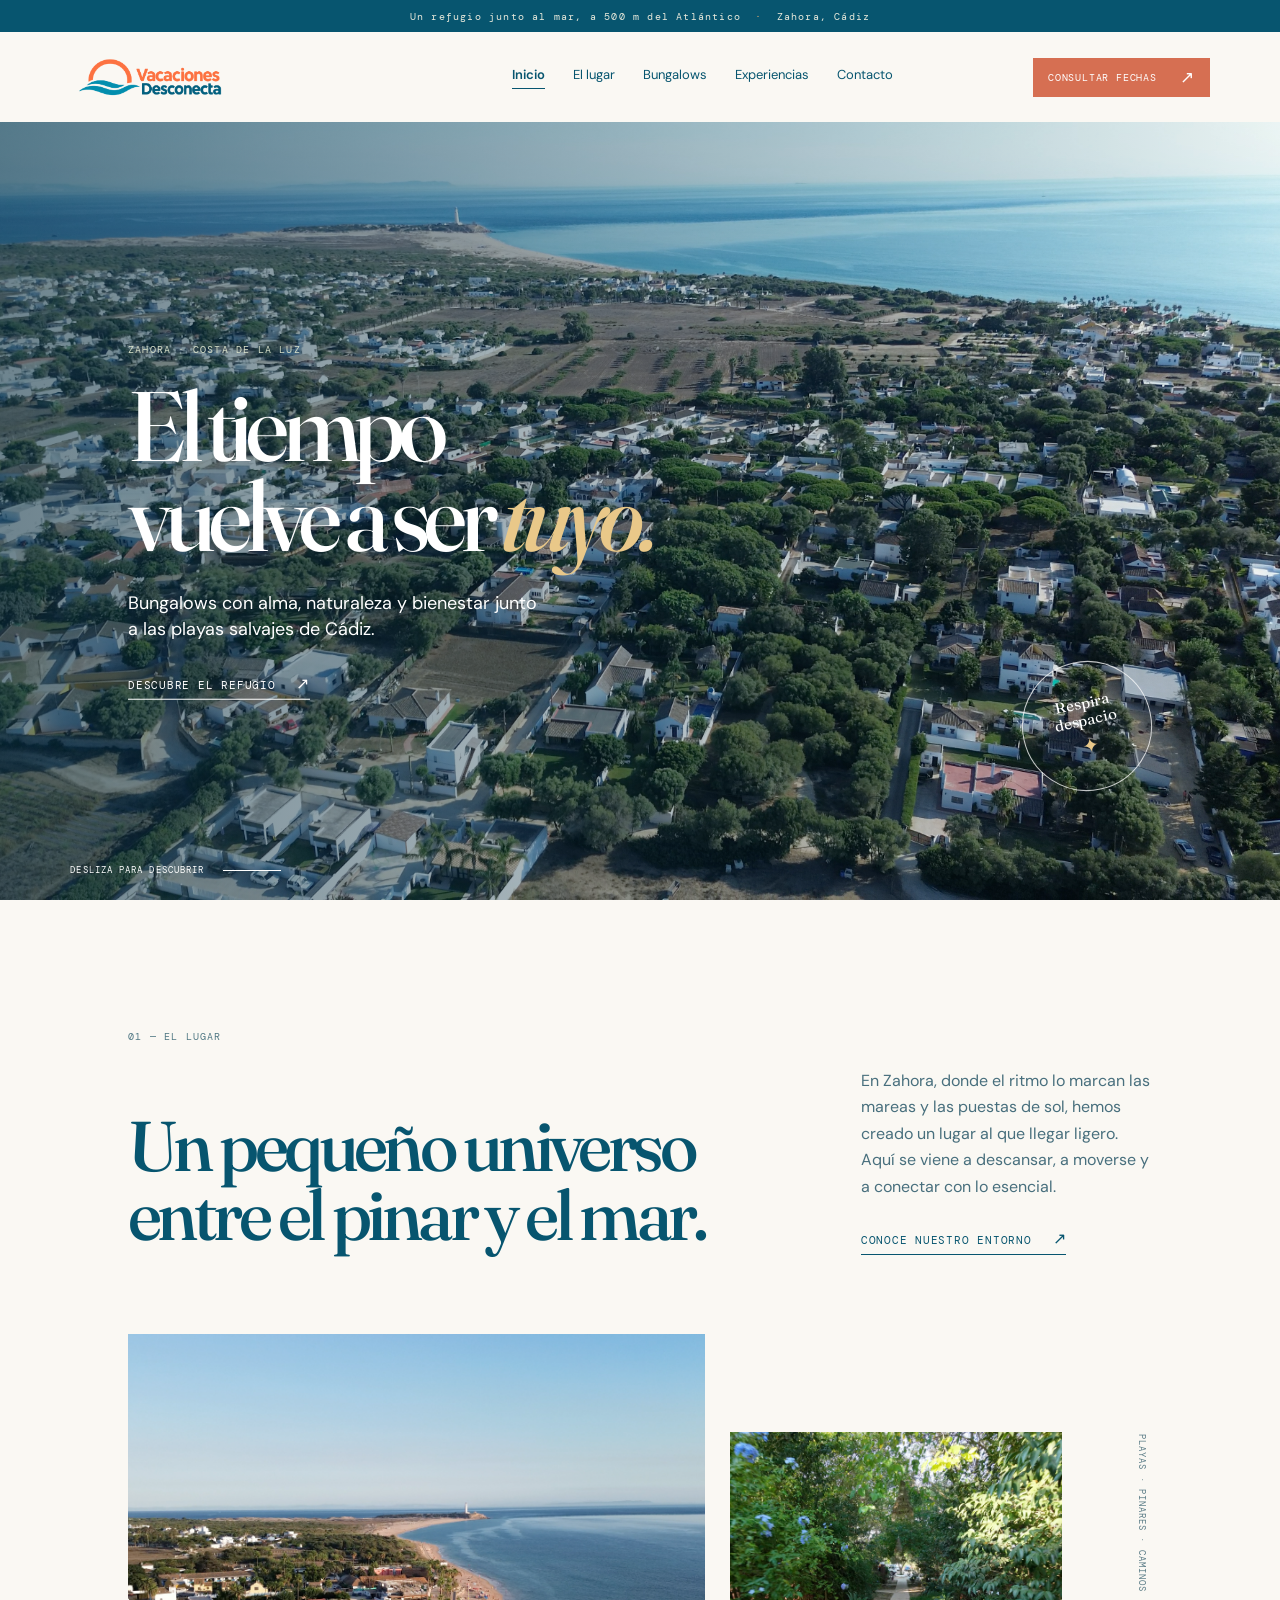
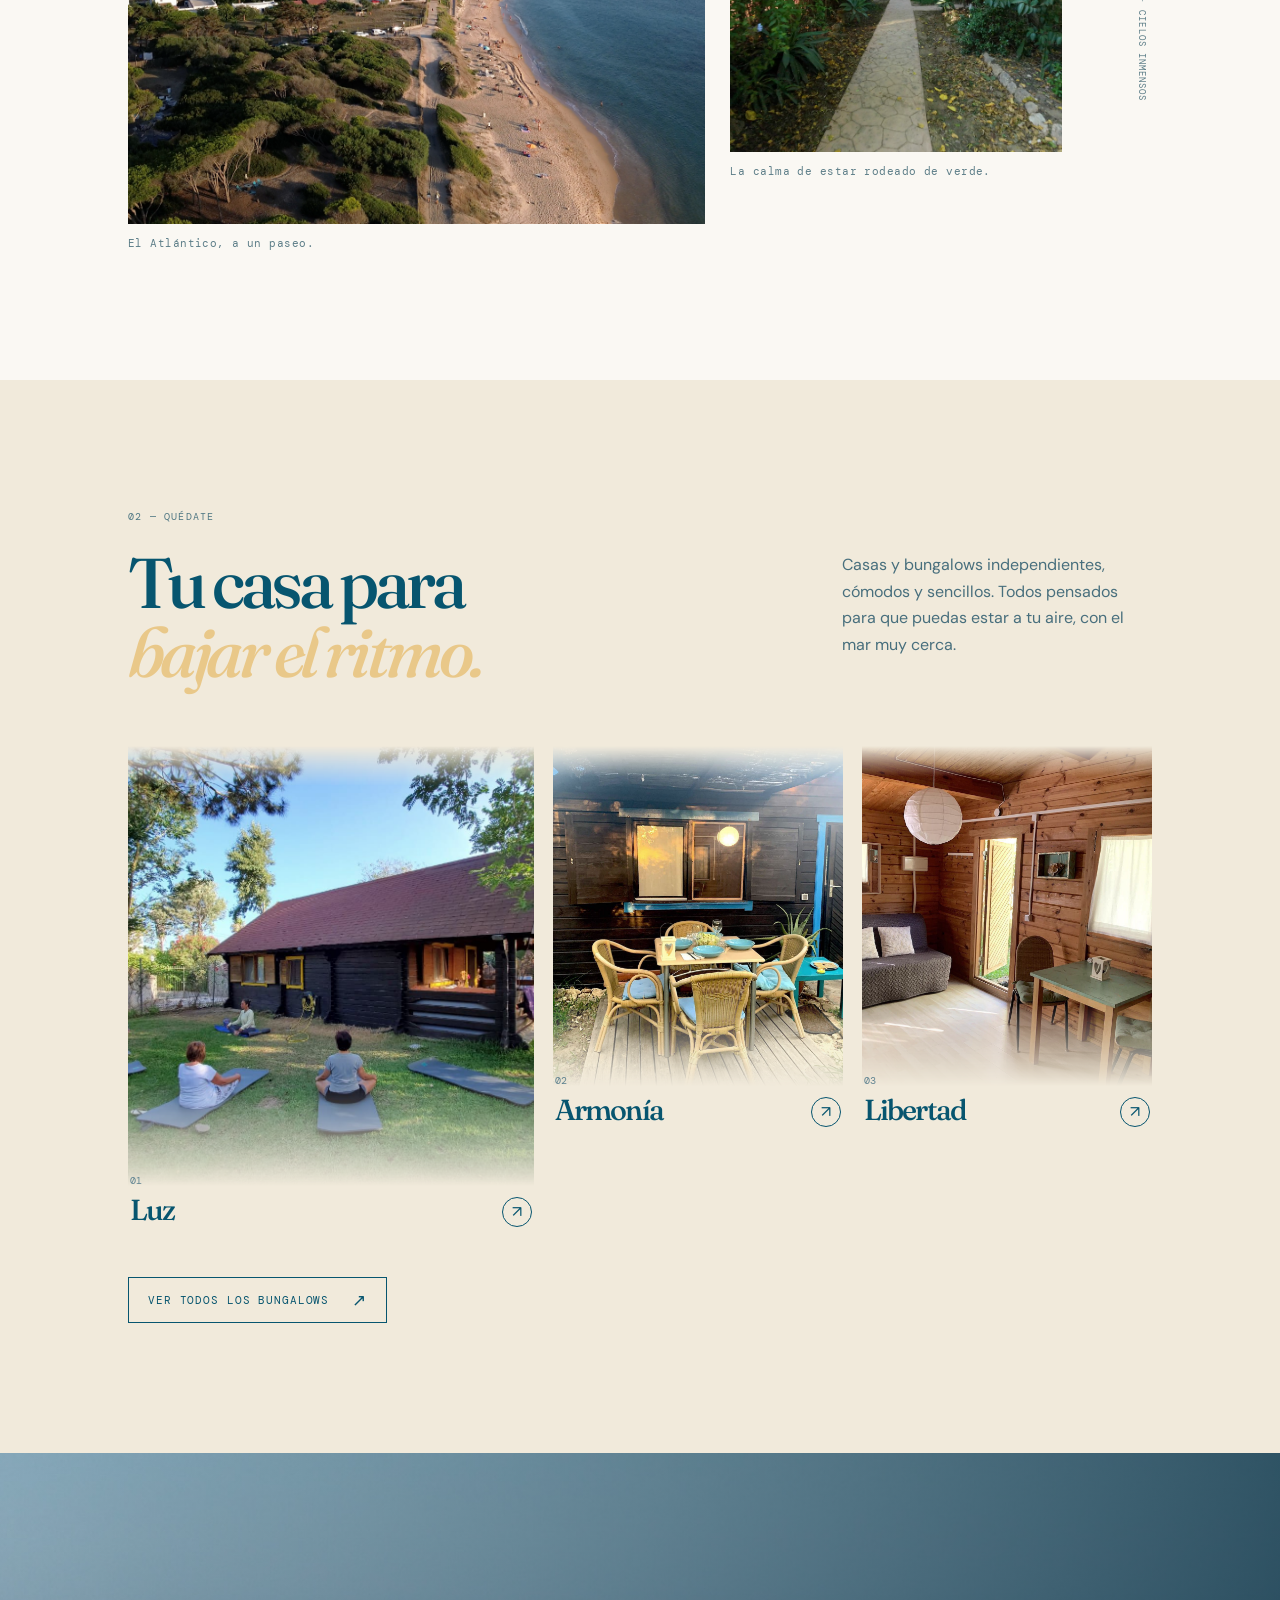
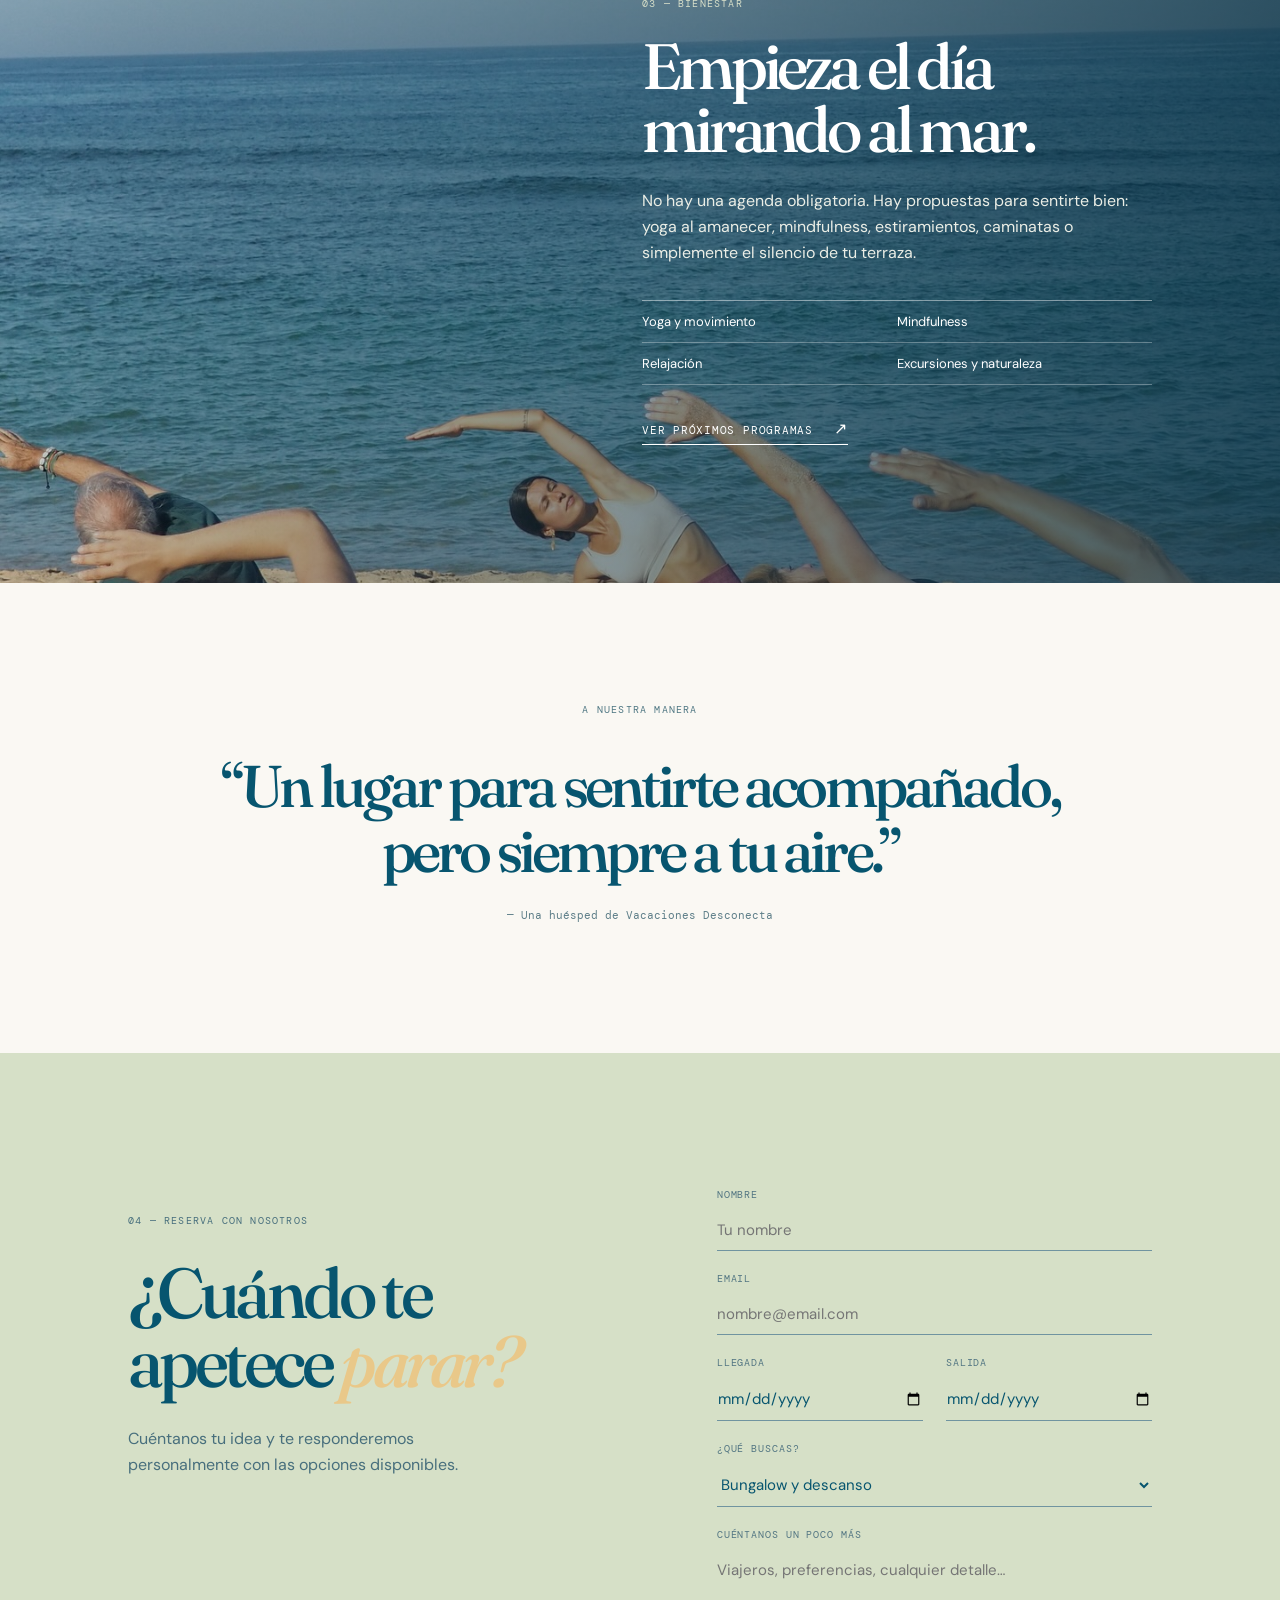
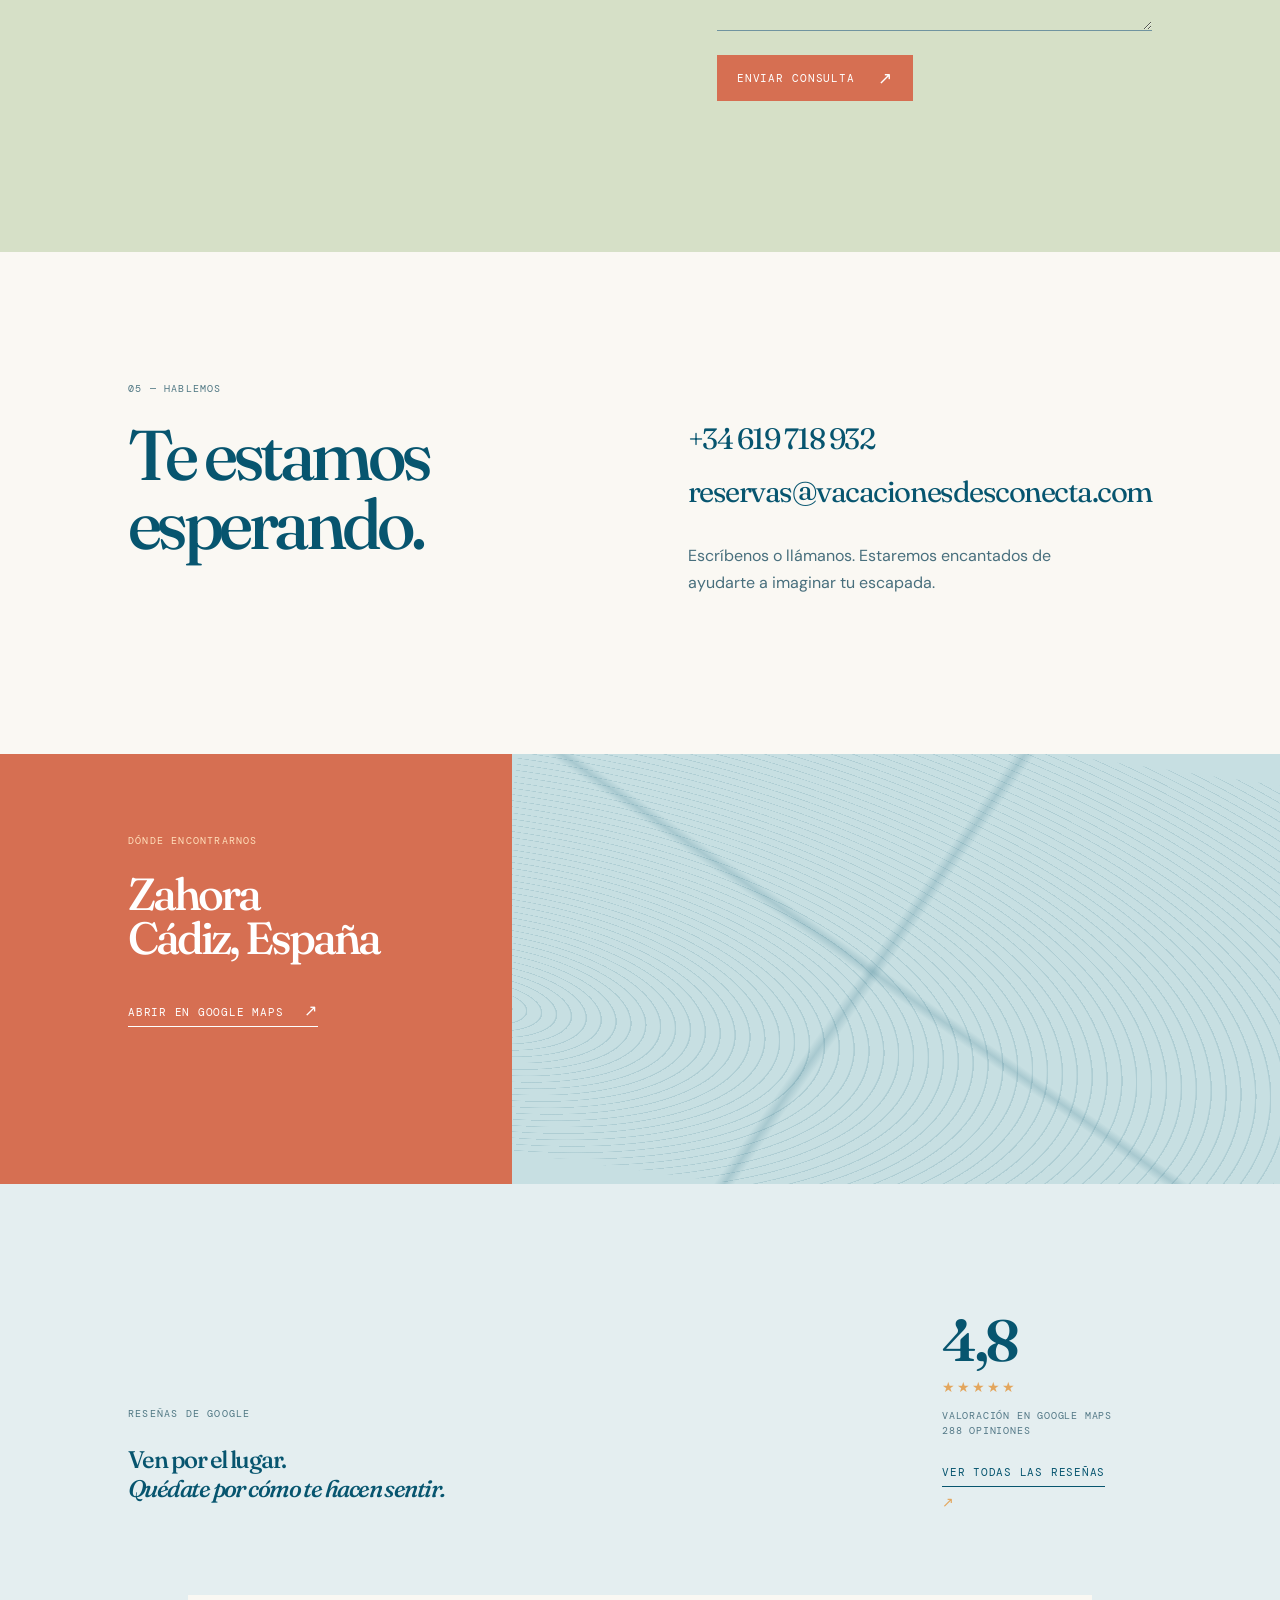
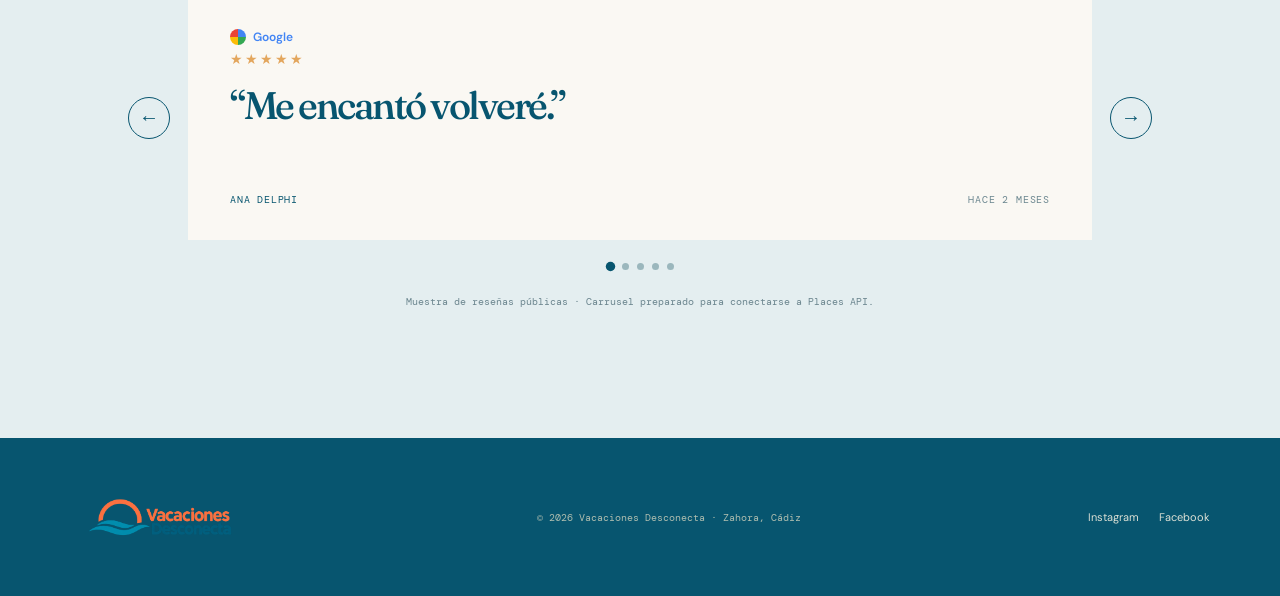
<file: index.html>
<!doctype html>
<html lang="es">
  <head>
    <meta charset="UTF-8" />
    <meta name="viewport" content="width=device-width, initial-scale=1.0" />
    <meta name="description" content="Vacaciones Desconecta — bungalows, yoga y calma junto al mar en Zahora, Cádiz." />
    <title>Vacaciones Desconecta · Zahora</title>
    <link rel="preconnect" href="https://fonts.googleapis.com" />
    <link rel="preconnect" href="https://fonts.gstatic.com" crossorigin />
    <link href="https://fonts.googleapis.com/css2?family=DM+Mono:wght@400;500&family=DM+Sans:opsz,wght@9..40,400;9..40,500;9..40,600&family=Fraunces:opsz,wght@9..144,500;9..144,600&display=swap" rel="stylesheet" />
    <link rel="stylesheet" href="styles.css" />
  </head>
  <body>
    <div class="announcement">Un refugio junto al mar, a 500 m del Atlántico <span>·</span> Zahora, Cádiz</div>
    <header class="site-header" id="inicio">
      <a class="brand" href="index.html" aria-label="Vacaciones Desconecta, inicio">
        <img src="assets/logo%202.png" alt="Vacaciones Desconecta" />
      </a>
      <nav aria-label="Navegación principal">
        <a class="active" href="index.html">Inicio</a><a href="entorno.html">El lugar</a><a href="alojamientos.html">Bungalows</a><a href="experiencias.html">Experiencias</a><a href="contacto.html">Contacto</a>
      </nav>
      <a class="button button-small" href="contacto.html">Consultar fechas <span>↗</span></a>
      <button class="menu-button" aria-label="Abrir menú">☰</button>
    </header>

    <main>
      <section class="hero">
        <div class="hero-image"></div>
        <div class="hero-copy">
          <p class="eyebrow light">Zahora · Costa de la Luz</p>
          <h1>El tiempo<br />vuelve a ser <i>tuyo.</i></h1>
          <p class="hero-intro">Bungalows con alma, naturaleza y bienestar junto a las playas salvajes de Cádiz.</p>
          <a class="text-link light" href="entorno.html">Descubre el refugio <span>↗</span></a>
        </div>
        <div class="hero-stamp">Respira<br />despacio <span>✦</span></div>
        <div class="scroll-hint">DESLIZA PARA DESCUBRIR <span></span></div>
      </section>

      <section class="intro section-pad" id="entorno">
        <p class="eyebrow">01 — El lugar</p>
        <div class="intro-grid">
          <h2>Un pequeño universo entre el pinar y el mar.</h2>
          <div><p>En Zahora, donde el ritmo lo marcan las mareas y las puestas de sol, hemos creado un lugar al que llegar ligero. Aquí se viene a descansar, a moverse y a conectar con lo esencial.</p><a class="text-link" href="entorno.html">Conoce nuestro entorno <span>↗</span></a></div>
        </div>
        <div class="image-pair">
          <figure class="image-card tall"><img src="assets/lugar/Imagen 2.png" alt="Mar y playa de la Costa de la Luz" /><figcaption>El Atlántico, a un paseo.</figcaption></figure>
          <figure class="image-card offset"><img src="assets/lugar/Imagen.png" alt="Camino entre la vegetación de Zahora" /><figcaption>La calma de estar rodeado de verde.</figcaption></figure>
          <p class="side-note">PLAYAS · PINARES · CAMINOS · CIELOS INMENSOS</p>
        </div>
      </section>

      <section class="stay section-pad" id="bungalows">
        <div class="section-heading"><div><p class="eyebrow">02 — Quédate</p><h2>Tu casa para<br /><i>bajar el ritmo.</i></h2></div><p>Casas y bungalows independientes, cómodos y sencillos. Todos pensados para que puedas estar a tu aire, con el mar muy cerca.</p></div>
        <div class="bungalow-grid">
          <article class="bungalow featured"><img src="assets/bungalow/amarilla/La_mejor-a2fa51ad.jpeg" alt="Bungalow Luz rodeado de naturaleza" /><div class="card-detail"><div><span>01</span><h3>Luz</h3></div><a href="alojamientos.html" aria-label="Consultar bungalow Luz">↗</a></div></article>
          <article class="bungalow"><img src="assets/bungalow/azul/cabanaarmonia02-9c5bbe94.jpeg" alt="Terraza del bungalow Armonía" /><div class="card-detail"><div><span>02</span><h3>Armonía</h3></div><a href="alojamientos.html" aria-label="Consultar bungalow Armonía">↗</a></div></article>
          <article class="bungalow"><img src="assets/bungalow/verde/cabanalibertad02-15c6d7e8.jpeg" alt="Terraza del bungalow Libertad" /><div class="card-detail"><div><span>03</span><h3>Libertad</h3></div><a href="alojamientos.html" aria-label="Consultar alojamientos">↗</a></div></article>
        </div>
        <a class="button outline" href="alojamientos.html">Ver todos los bungalows <span>↗</span></a>
      </section>

      <section class="wellbeing" id="bienestar">
        <div class="wellbeing-photo"></div>
        <div class="wellbeing-copy"><p class="eyebrow light">03 — Bienestar</p><h2>Empieza el día<br />mirando al mar.</h2><p>No hay una agenda obligatoria. Hay propuestas para sentirte bien: yoga al amanecer, mindfulness, estiramientos, caminatas o simplemente el silencio de tu terraza.</p><div class="experience-list"><span>Yoga y movimiento</span><span>Mindfulness</span><span>Relajación</span><span>Excursiones y naturaleza</span></div><a class="text-link light" href="experiencias.html">Ver próximos programas <span>↗</span></a></div>
      </section>

      <section class="quote section-pad"><p class="eyebrow">A nuestra manera</p><blockquote>“Un lugar para sentirte acompañado, pero siempre a tu aire.”</blockquote><p class="quote-source">— Una huésped de Vacaciones Desconecta</p></section>

      <section class="booking section-pad" id="reserva">
        <div class="booking-head"><p class="eyebrow">04 — Reserva con nosotros</p><h2>¿Cuándo te<br />apetece <i>parar?</i></h2><p>Cuéntanos tu idea y te responderemos personalmente con las opciones disponibles.</p></div>
        <form class="booking-form" id="booking-form">
          <label>Nombre<input required name="name" placeholder="Tu nombre" /></label>
          <label>Email<input required type="email" name="email" placeholder="nombre@email.com" /></label>
          <div class="form-row"><label>Llegada<input type="date" name="arrival" /></label><label>Salida<input type="date" name="departure" /></label></div>
          <label>¿Qué buscas?<select name="interest"><option>Bungalow y descanso</option><option>Retiro de yoga</option><option>Programa de bienestar</option><option>Otra consulta</option></select></label>
          <label>Cuéntanos un poco más<textarea name="message" rows="3" placeholder="Viajeros, preferencias, cualquier detalle…"></textarea></label>
          <button class="button" type="submit">Enviar consulta <span>↗</span></button><p class="form-message" aria-live="polite"></p>
        </form>
      </section>

      <section class="contact section-pad" id="contacto">
        <div><p class="eyebrow">05 — Hablemos</p><h2>Te estamos<br />esperando.</h2></div>
        <div class="contact-details"><a href="tel:+34619718932">+34 619 718 932</a><a href="mailto:reservas@vacacionesdesconecta.com">reservas@vacacionesdesconecta.com</a><p>Escríbenos o llámanos. Estaremos encantados de ayudarte a imaginar tu escapada.</p></div>
      </section>
      <section class="map-section" id="mapa"><div class="map-card"><p class="eyebrow">Dónde encontrarnos</p><h3>Zahora<br />Cádiz, España</h3><a class="text-link" target="_blank" rel="noopener noreferrer" href="https://www.google.com/maps/place/Vacaciones+Desconecta/@36.2001553,-6.0519201,15z/data=!4m15!1m8!3m7!1s0xd0c47338344472f:0xc21b61f8f66bf686!2s11159+Zahora,+C%C3%A1diz!3b1!8m2!3d36.2003413!4d-6.0442923!16s%2Fg%2F11x9fqmj0!3m5!1s0xd0dcfdd56c688cd:0x74424be2d5af3a17!8m2!3d36.201952!4d-6.0410184!16s%2Fg%2F12qh3ndp4?entry=ttu&amp;g_ep=EgoyMDI2MDkxNi4wIKXMDSoASAFQAw%3D%3D">Abrir en Google Maps <span>↗</span></a></div><div class="map-visual"><iframe title="Vacaciones Desconecta en Google Maps" src="https://www.google.com/maps?q=Vacaciones+Desconecta,+Zahora,+C%C3%A1diz&amp;ll=36.201952,-6.0410184&amp;z=15&amp;output=embed" loading="lazy" allowfullscreen referrerpolicy="no-referrer-when-downgrade"></iframe></div></section>
      <section class="reviews section-pad" id="opiniones"><div class="reviews-heading"><div><p class="eyebrow">Reseñas de Google</p><h2>Ven por el lugar.<br /><i>Quédate por cómo te hacen sentir.</i></h2></div><div class="reviews-score"><strong>4,8</strong><span>★★★★★</span><p>Valoración en Google Maps<br />288 opiniones</p><a class="text-link" target="_blank" rel="noopener noreferrer" href="https://www.google.com/maps/place/Vacaciones+Desconecta/@36.2001553,-6.0519201,15z/data=!4m15!1m8!3m7!1s0xd0c47338344472f:0xc21b61f8f66bf686!2s11159+Zahora,+C%C3%A1diz!3b1!8m2!3d36.2003413!4d-6.0442923!16s%2Fg%2F11x9fqmj0!3m5!1s0xd0dcfdd56c688cd:0x74424be2d5af3a17!8m2!3d36.201952!4d-6.0410184!16s%2Fg%2F12qh3ndp4?entry=ttu&amp;g_ep=EgoyMDI2MDkxNi4wIKXMDSoASAFQAw%3D%3D">Ver todas las reseñas <span>↗</span></a></div></div><div class="reviews-carousel" aria-label="Carrusel de reseñas de Google"><button class="review-nav review-prev" type="button" aria-label="Reseña anterior">←</button><div class="reviews-viewport"><div class="reviews-track"></div></div><button class="review-nav review-next" type="button" aria-label="Siguiente reseña">→</button></div><div class="review-dots" aria-label="Seleccionar reseña"></div><p class="reviews-note">Muestra de reseñas públicas · Carrusel preparado para conectarse a Places API.</p></section>
    </main>
    <footer><a class="brand footer-brand" href="index.html"><img src="assets/logo%202.png" alt="Vacaciones Desconecta" /></a><p>© 2026 Vacaciones Desconecta · Zahora, Cádiz</p><div><a href="#">Instagram</a><a href="#">Facebook</a></div></footer>
    <script src="script.js"></script>
  </body>
</html>
</file>
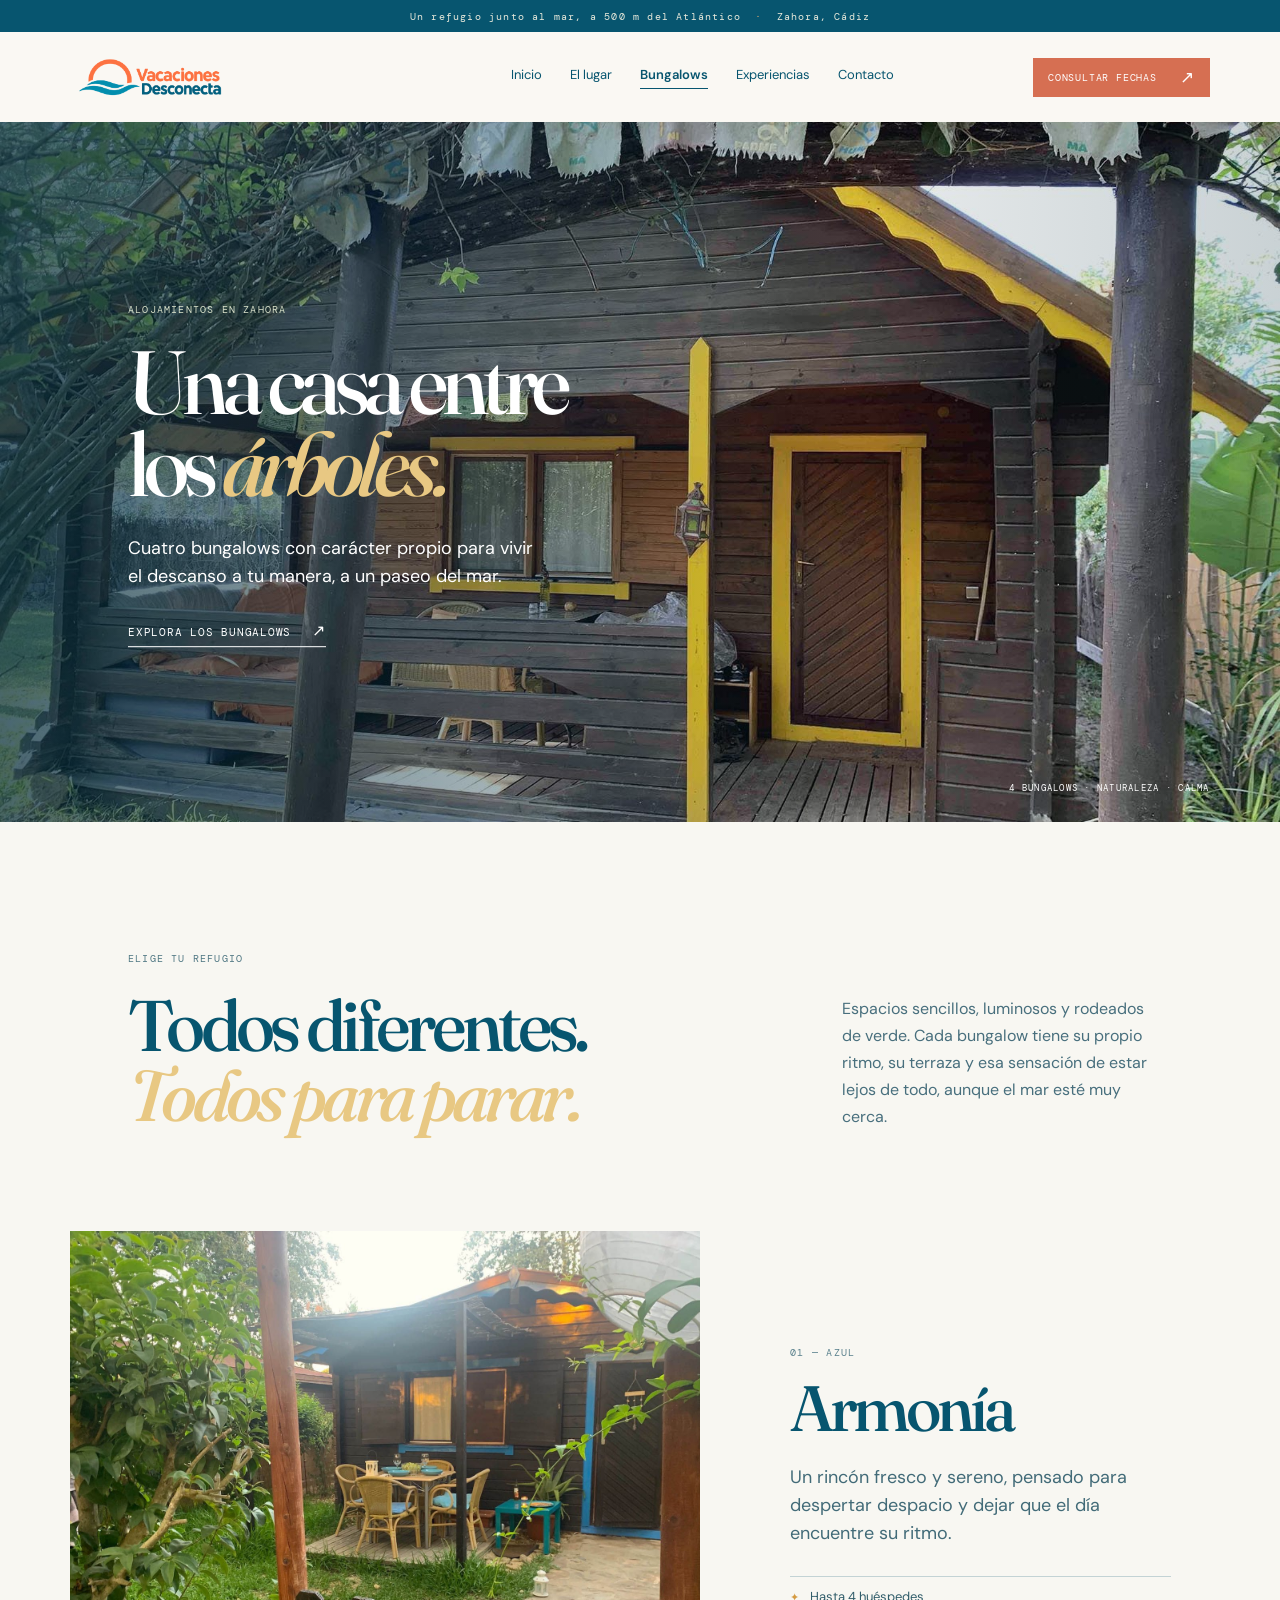
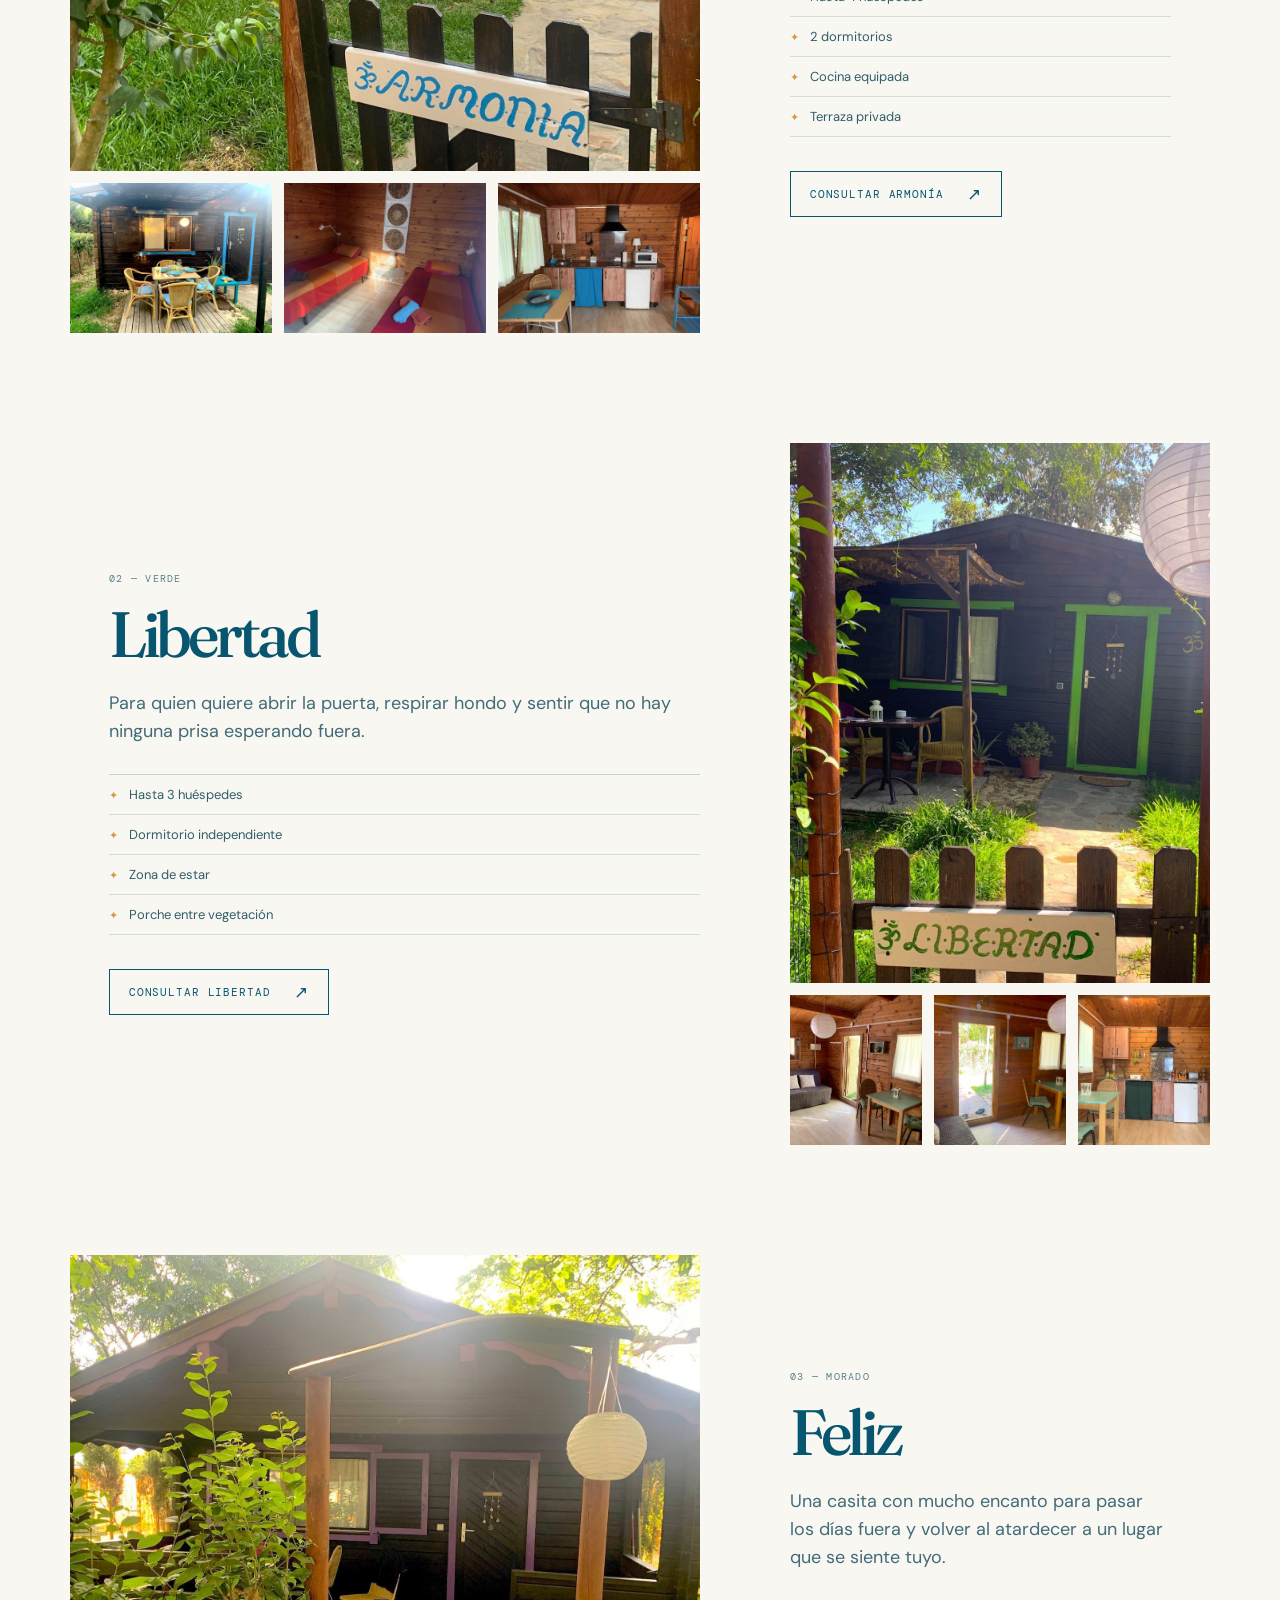
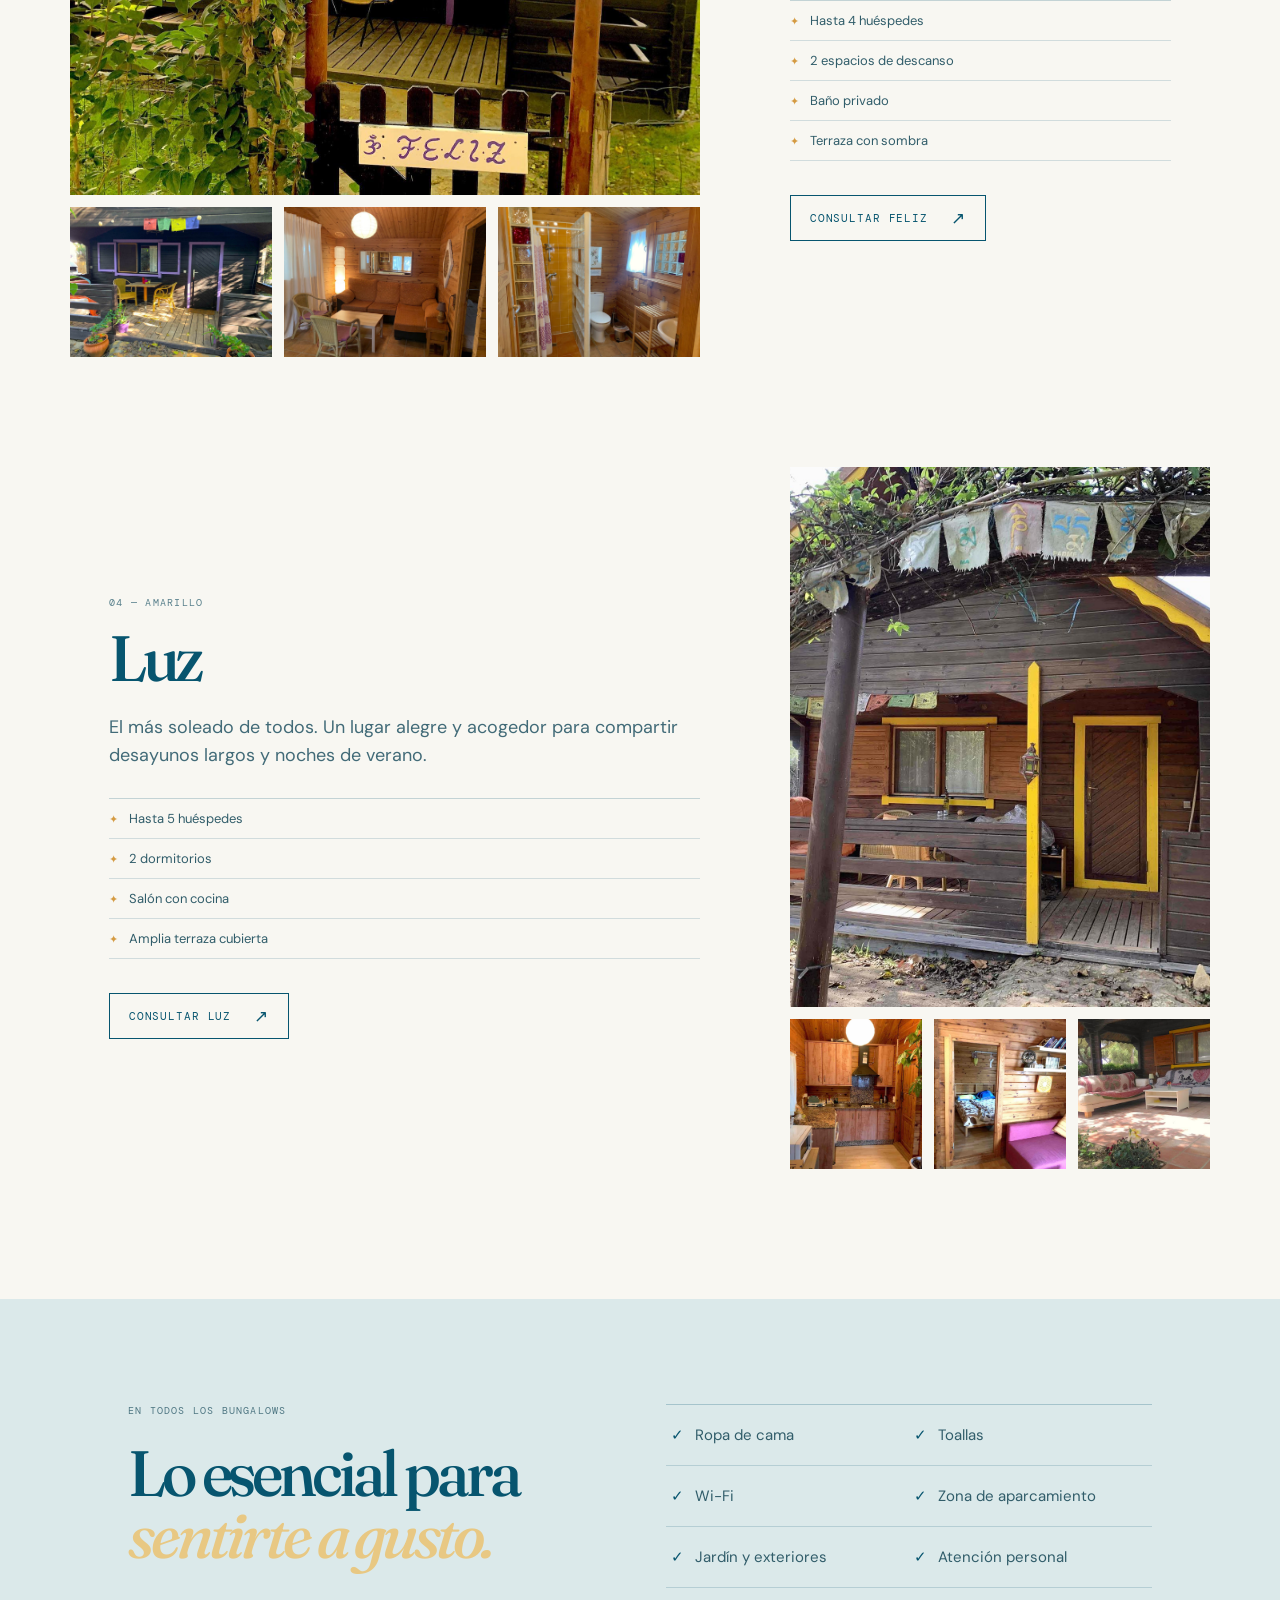
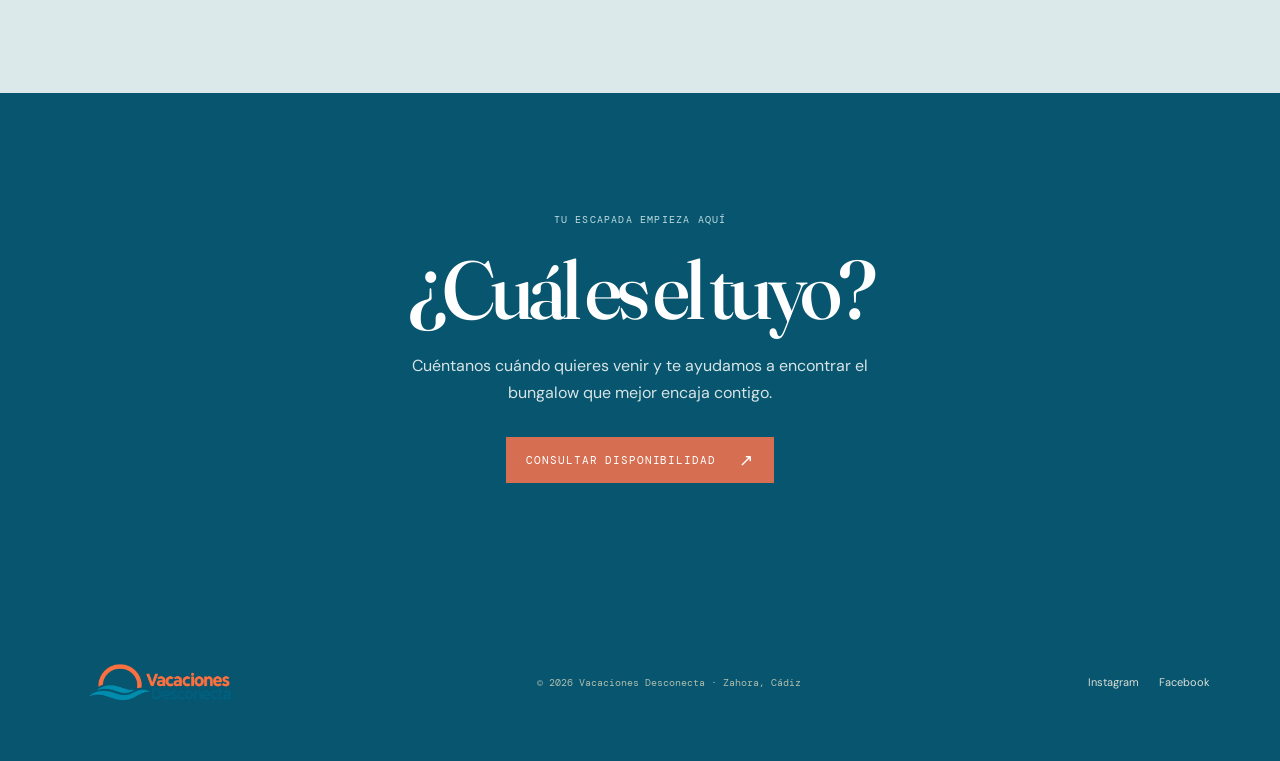
<file: alojamientos.html>
<!doctype html>
<html lang="es">
  <head>
    <meta charset="UTF-8" />
    <meta name="viewport" content="width=device-width, initial-scale=1.0" />
    <meta name="description" content="Descubre los bungalows de Vacaciones Desconecta en Zahora, Cádiz." />
    <title>Alojamientos · Vacaciones Desconecta</title>
    <link rel="preconnect" href="https://fonts.googleapis.com" />
    <link rel="preconnect" href="https://fonts.gstatic.com" crossorigin />
    <link href="https://fonts.googleapis.com/css2?family=DM+Mono:wght@400;500&family=DM+Sans:opsz,wght@9..40,400;9..40,500;9..40,600&family=Fraunces:opsz,wght@9..144,500;9..144,600&display=swap" rel="stylesheet" />
    <link rel="stylesheet" href="styles.css" />
    <link rel="stylesheet" href="alojamientos.css" />
  </head>
  <body class="stays-page">
    <div class="announcement">Un refugio junto al mar, a 500 m del Atlántico <span>·</span> Zahora, Cádiz</div>
    <header class="site-header" id="inicio">
      <a class="brand" href="index.html" aria-label="Vacaciones Desconecta, inicio"><img src="assets/logo%202.png" alt="Vacaciones Desconecta" /></a>
      <nav aria-label="Navegación principal">
        <a href="index.html">Inicio</a><a href="entorno.html">El lugar</a><a class="active" href="alojamientos.html">Bungalows</a><a href="experiencias.html">Experiencias</a><a href="contacto.html">Contacto</a>
      </nav>
      <a class="button button-small" href="contacto.html">Consultar fechas <span>↗</span></a>
      <button class="menu-button" aria-label="Abrir menú">☰</button>
    </header>

    <main>
      <section class="stays-hero">
        <img src="assets/bungalow/amarilla/casaluz01-97b733d9.jpeg" alt="Terraza del bungalow Luz" />
        <div class="stays-hero-copy">
          <p class="eyebrow light">Alojamientos en Zahora</p>
          <h1>Una casa entre<br />los <i>árboles.</i></h1>
          <p>Cuatro bungalows con carácter propio para vivir el descanso a tu manera, a un paseo del mar.</p>
          <a class="text-link light" href="alojamientos.html">Explora los bungalows <span>↗</span></a>
        </div>
        <p class="stays-hero-note">4 BUNGALOWS · NATURALEZA · CALMA</p>
      </section>

      <section class="stays-intro" id="bungalows">
        <p class="eyebrow">Elige tu refugio</p>
        <div><h2>Todos diferentes.<br /><i>Todos para parar.</i></h2><p>Espacios sencillos, luminosos y rodeados de verde. Cada bungalow tiene su propio ritmo, su terraza y esa sensación de estar lejos de todo, aunque el mar esté muy cerca.</p></div>
      </section>

      <section class="bungalow-list" aria-label="Nuestros bungalows">
        <article class="stay-card" id="armonia">
          <div class="stay-gallery"><img class="stay-main" src="assets/bungalow/azul/cabanaarmonia01-e223f632.jpeg" alt="Entrada del bungalow Armonía" /><div class="stay-thumbs"><img src="assets/bungalow/azul/cabanaarmonia02-9c5bbe94.jpeg" alt="Detalle del bungalow Armonía" loading="lazy" /><img src="assets/bungalow/azul/cabanaarmonia04-60ab2fd8.jpeg" alt="Interior del bungalow Armonía" loading="lazy" /><img src="assets/bungalow/azul/cabanaarmonia05-4a8317ba.jpeg" alt="Terraza del bungalow Armonía" loading="lazy" /></div></div>
          <div class="stay-detail"><p class="stay-number">01 — Azul</p><h2>Armonía</h2><p class="stay-lead">Un rincón fresco y sereno, pensado para despertar despacio y dejar que el día encuentre su ritmo.</p><ul class="stay-features"><li>Hasta 4 huéspedes</li><li>2 dormitorios</li><li>Cocina equipada</li><li>Terraza privada</li></ul><a class="button outline" href="contacto.html">Consultar Armonía <span>↗</span></a></div>
        </article>

        <article class="stay-card stay-card-reverse" id="libertad">
          <div class="stay-gallery"><img class="stay-main" src="assets/bungalow/verde/cabanalibertad01-6bbe9f4e.jpeg" alt="Entrada del bungalow Libertad" loading="lazy" /><div class="stay-thumbs"><img src="assets/bungalow/verde/cabanalibertad02-15c6d7e8.jpeg" alt="Detalle del bungalow Libertad" loading="lazy" /><img src="assets/bungalow/verde/cabanalibertad03-3feeef8a.jpeg" alt="Interior del bungalow Libertad" loading="lazy" /><img src="assets/bungalow/verde/cabanalibertad04-e93646a4.jpeg" alt="Terraza del bungalow Libertad" loading="lazy" /></div></div>
          <div class="stay-detail"><p class="stay-number">02 — Verde</p><h2>Libertad</h2><p class="stay-lead">Para quien quiere abrir la puerta, respirar hondo y sentir que no hay ninguna prisa esperando fuera.</p><ul class="stay-features"><li>Hasta 3 huéspedes</li><li>Dormitorio independiente</li><li>Zona de estar</li><li>Porche entre vegetación</li></ul><a class="button outline" href="contacto.html">Consultar Libertad <span>↗</span></a></div>
        </article>

        <article class="stay-card" id="feliz">
          <div class="stay-gallery"><img class="stay-main" src="assets/bungalow/morada/cabanafeliz01-b91b8e97.jpeg" alt="Entrada del bungalow Feliz" loading="lazy" /><div class="stay-thumbs"><img src="assets/bungalow/morada/cabanafeliz02-683f006d.jpeg" alt="Detalle del bungalow Feliz" loading="lazy" /><img src="assets/bungalow/morada/cabanafeliz04-94cf9121.jpeg" alt="Interior del bungalow Feliz" loading="lazy" /><img src="assets/bungalow/morada/cabanafeliz06-c09fe1e5.jpeg" alt="Terraza del bungalow Feliz" loading="lazy" /></div></div>
          <div class="stay-detail"><p class="stay-number">03 — Morado</p><h2>Feliz</h2><p class="stay-lead">Una casita con mucho encanto para pasar los días fuera y volver al atardecer a un lugar que se siente tuyo.</p><ul class="stay-features"><li>Hasta 4 huéspedes</li><li>2 espacios de descanso</li><li>Baño privado</li><li>Terraza con sombra</li></ul><a class="button outline" href="contacto.html">Consultar Feliz <span>↗</span></a></div>
        </article>

        <article class="stay-card stay-card-reverse" id="luz">
          <div class="stay-gallery"><img class="stay-main" src="assets/bungalow/amarilla/casaluz01-97b733d9.jpeg" alt="Entrada del bungalow Luz" loading="lazy" /><div class="stay-thumbs"><img src="assets/bungalow/amarilla/Luz_Cocina_red1-1fe53566.jpeg" alt="Cocina del bungalow Luz" loading="lazy" /><img src="assets/bungalow/amarilla/Luz_dormitoiro_red1-ac662934.jpeg" alt="Dormitorio del bungalow Luz" loading="lazy" /><img src="assets/bungalow/amarilla/Luz_Terraza-3676142d.jpeg" alt="Terraza del bungalow Luz" loading="lazy" /></div></div>
          <div class="stay-detail"><p class="stay-number">04 — Amarillo</p><h2>Luz</h2><p class="stay-lead">El más soleado de todos. Un lugar alegre y acogedor para compartir desayunos largos y noches de verano.</p><ul class="stay-features"><li>Hasta 5 huéspedes</li><li>2 dormitorios</li><li>Salón con cocina</li><li>Amplia terraza cubierta</li></ul><a class="button outline" href="contacto.html">Consultar Luz <span>↗</span></a></div>
        </article>
      </section>

      <section class="shared-services">
        <div><p class="eyebrow">En todos los bungalows</p><h2>Lo esencial para<br /><i>sentirte a gusto.</i></h2></div>
        <div class="shared-grid"><span>Ropa de cama</span><span>Toallas</span><span>Wi-Fi</span><span>Zona de aparcamiento</span><span>Jardín y exteriores</span><span>Atención personal</span></div>
      </section>

      <section class="stays-cta"><p class="eyebrow light">Tu escapada empieza aquí</p><h2>¿Cuál es el tuyo?</h2><p>Cuéntanos cuándo quieres venir y te ayudamos a encontrar el bungalow que mejor encaja contigo.</p><a class="button" href="contacto.html">Consultar disponibilidad <span>↗</span></a></section>
    </main>

    <footer><a class="brand footer-brand" href="index.html"><img src="assets/logo%202.png" alt="Vacaciones Desconecta" /></a><p>© 2026 Vacaciones Desconecta · Zahora, Cádiz</p><div><a href="#">Instagram</a><a href="#">Facebook</a></div></footer>
    <script src="script.js"></script>
  </body>
</html>
</file>
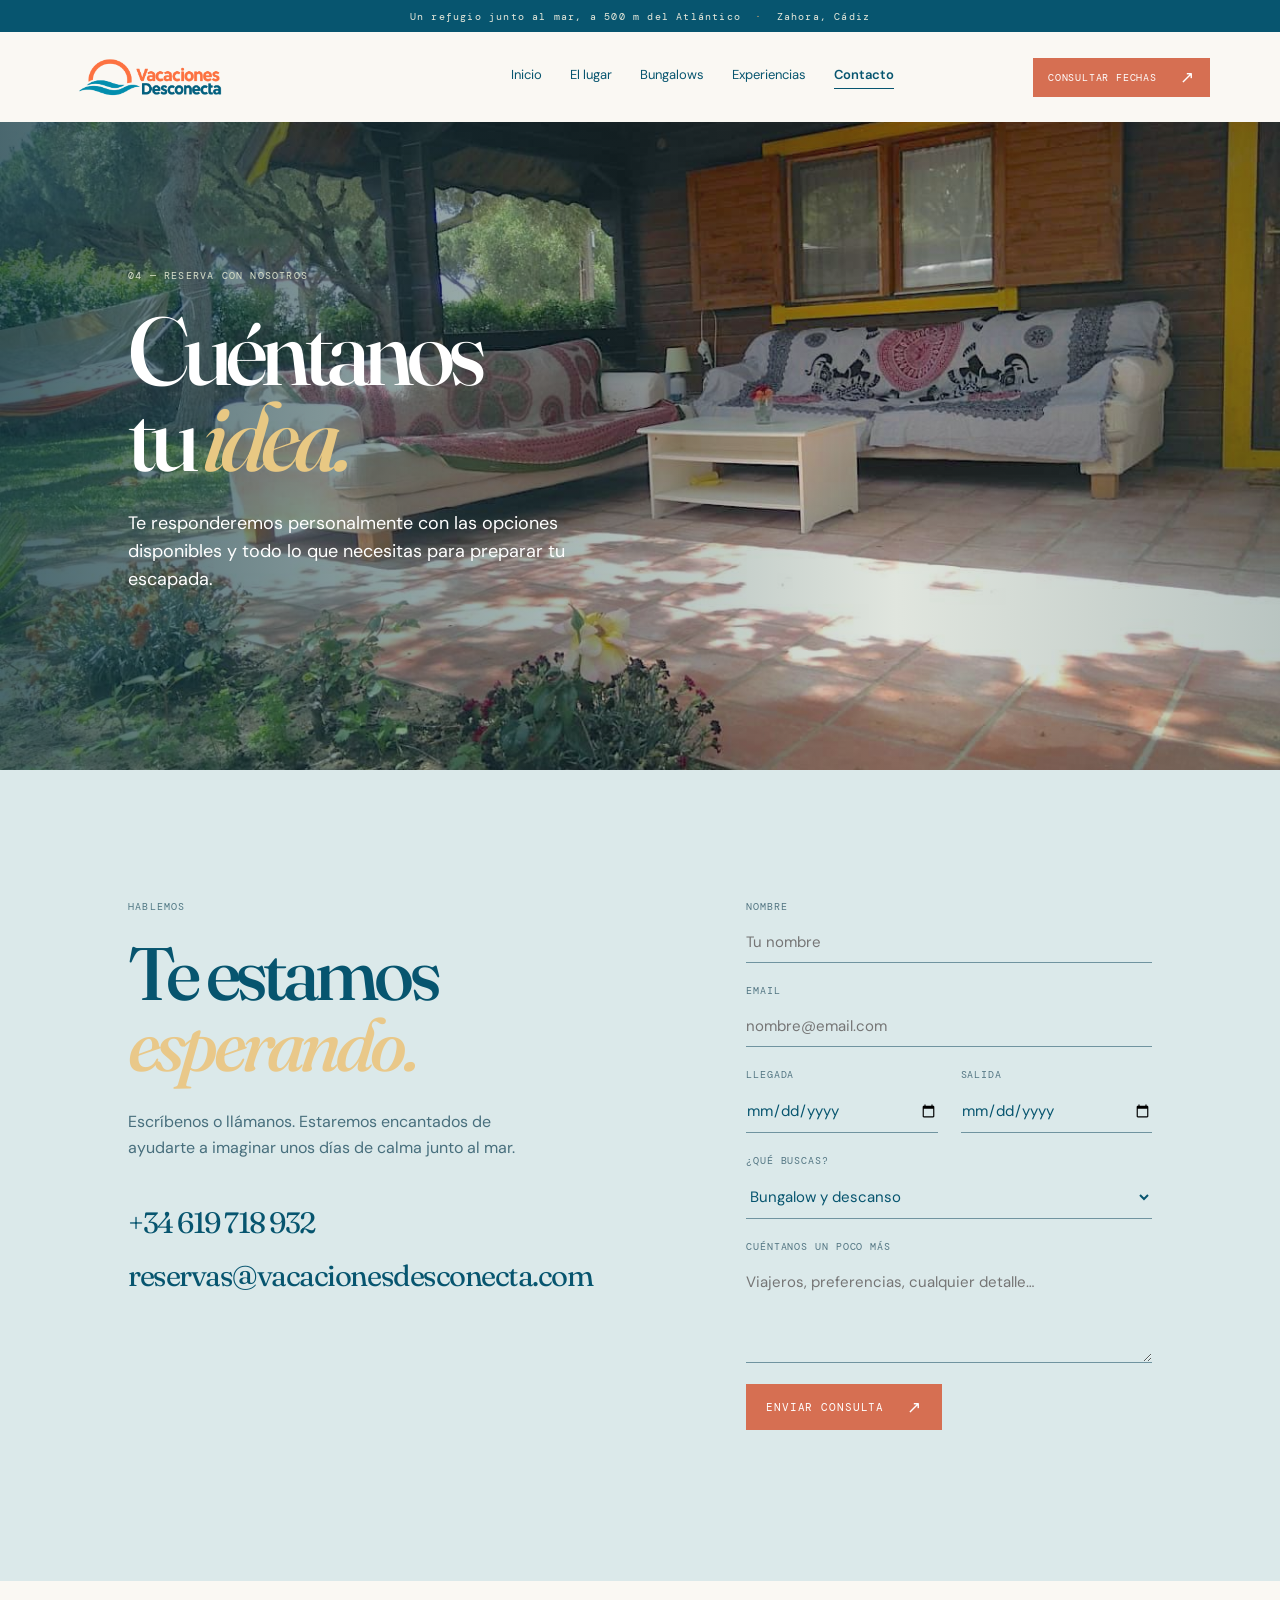
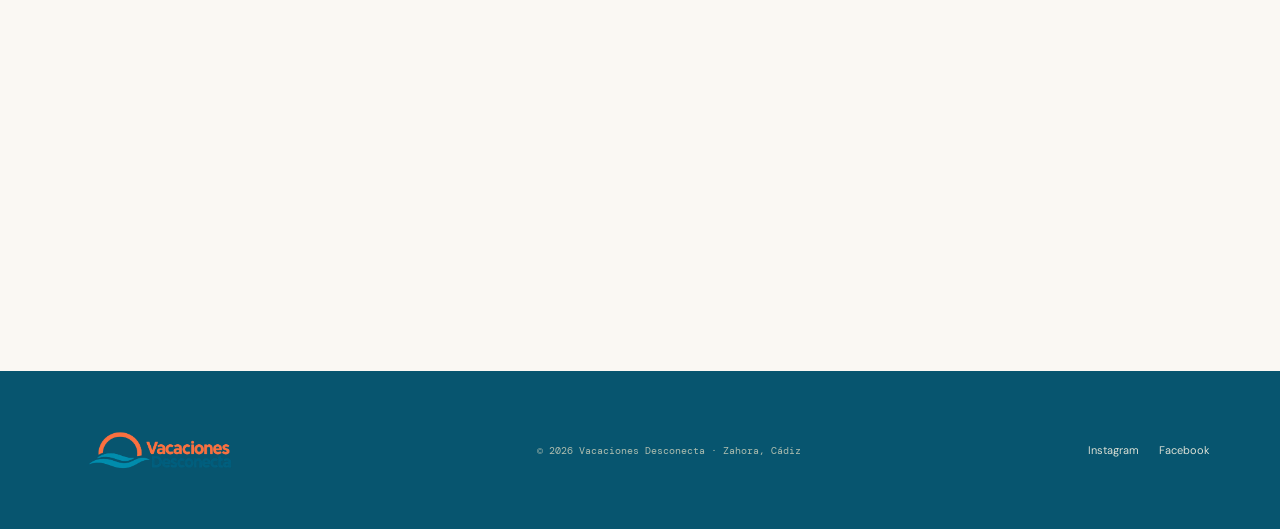
<file: contacto.html>
<!doctype html>
<html lang="es">
  <head>
    <meta charset="UTF-8" /><meta name="viewport" content="width=device-width, initial-scale=1.0" /><meta name="description" content="Contacta con Vacaciones Desconecta y consulta disponibilidad." /><title>Contacto y reservas · Vacaciones Desconecta</title>
    <link rel="preconnect" href="https://fonts.googleapis.com" /><link rel="preconnect" href="https://fonts.gstatic.com" crossorigin /><link href="https://fonts.googleapis.com/css2?family=DM+Mono:wght@400;500&family=DM+Sans:opsz,wght@9..40,400;9..40,500;9..40,600&family=Fraunces:opsz,wght@9..144,500;9..144,600&display=swap" rel="stylesheet" /><link rel="stylesheet" href="styles.css" /><link rel="stylesheet" href="paginas.css" />
  </head>
  <body>
    <div class="announcement">Un refugio junto al mar, a 500 m del Atlántico <span>·</span> Zahora, Cádiz</div>
    <header class="site-header"><a class="brand" href="index.html" aria-label="Vacaciones Desconecta, inicio"><img src="assets/logo%202.png" alt="Vacaciones Desconecta" /></a><nav aria-label="Navegación principal"><a href="index.html">Inicio</a><a href="entorno.html">El lugar</a><a href="alojamientos.html">Bungalows</a><a href="experiencias.html">Experiencias</a><a class="active" href="contacto.html">Contacto</a></nav><a class="button button-small" href="contacto.html">Consultar fechas <span>↗</span></a><button class="menu-button" aria-label="Abrir menú">☰</button></header>
    <main>
      <section class="inner-hero"><img src="assets/bungalow/amarilla/Luz_Terraza-3676142d.jpeg" alt="Terraza de un bungalow al atardecer" /><div class="inner-hero-copy"><p class="eyebrow light">04 — Reserva con nosotros</p><h1>Cuéntanos<br />tu <i>idea.</i></h1><p>Te responderemos personalmente con las opciones disponibles y todo lo que necesitas para preparar tu escapada.</p></div></section>
      <section class="contact-page"><div><p class="eyebrow">Hablemos</p><h2>Te estamos<br /><i>esperando.</i></h2><p>Escríbenos o llámanos. Estaremos encantados de ayudarte a imaginar unos días de calma junto al mar.</p><div class="contact-direct"><a href="tel:+34619718932">+34 619 718 932</a><a href="mailto:reservas@vacacionesdesconecta.com">reservas@vacacionesdesconecta.com</a></div></div><form class="contact-form" id="booking-form"><label>Nombre<input required name="name" placeholder="Tu nombre" /></label><label>Email<input required type="email" name="email" placeholder="nombre@email.com" /></label><div class="form-row"><label>Llegada<input type="date" name="arrival" /></label><label>Salida<input type="date" name="departure" /></label></div><label>¿Qué buscas?<select name="interest"><option>Bungalow y descanso</option><option>Retiro de yoga</option><option>Programa de bienestar</option><option>Otra consulta</option></select></label><label>Cuéntanos un poco más<textarea name="message" rows="4" placeholder="Viajeros, preferencias, cualquier detalle…"></textarea></label><button class="button" type="submit">Enviar consulta <span>↗</span></button><p class="form-message" aria-live="polite"></p></form></section>
      <section class="contact-map"><iframe title="Ubicación de Vacaciones Desconecta en Google Maps" src="https://www.google.com/maps?q=Vacaciones+Desconecta,+Zahora,+C%C3%A1diz&amp;ll=36.201952,-6.0410184&amp;z=15&amp;output=embed" loading="lazy" allowfullscreen referrerpolicy="no-referrer-when-downgrade"></iframe></section>
    </main>
    <footer><a class="brand footer-brand" href="index.html"><img src="assets/logo%202.png" alt="Vacaciones Desconecta" /></a><p>© 2026 Vacaciones Desconecta · Zahora, Cádiz</p><div><a href="#">Instagram</a><a href="#">Facebook</a></div></footer><script src="script.js"></script>
  </body>
</html>
</file>
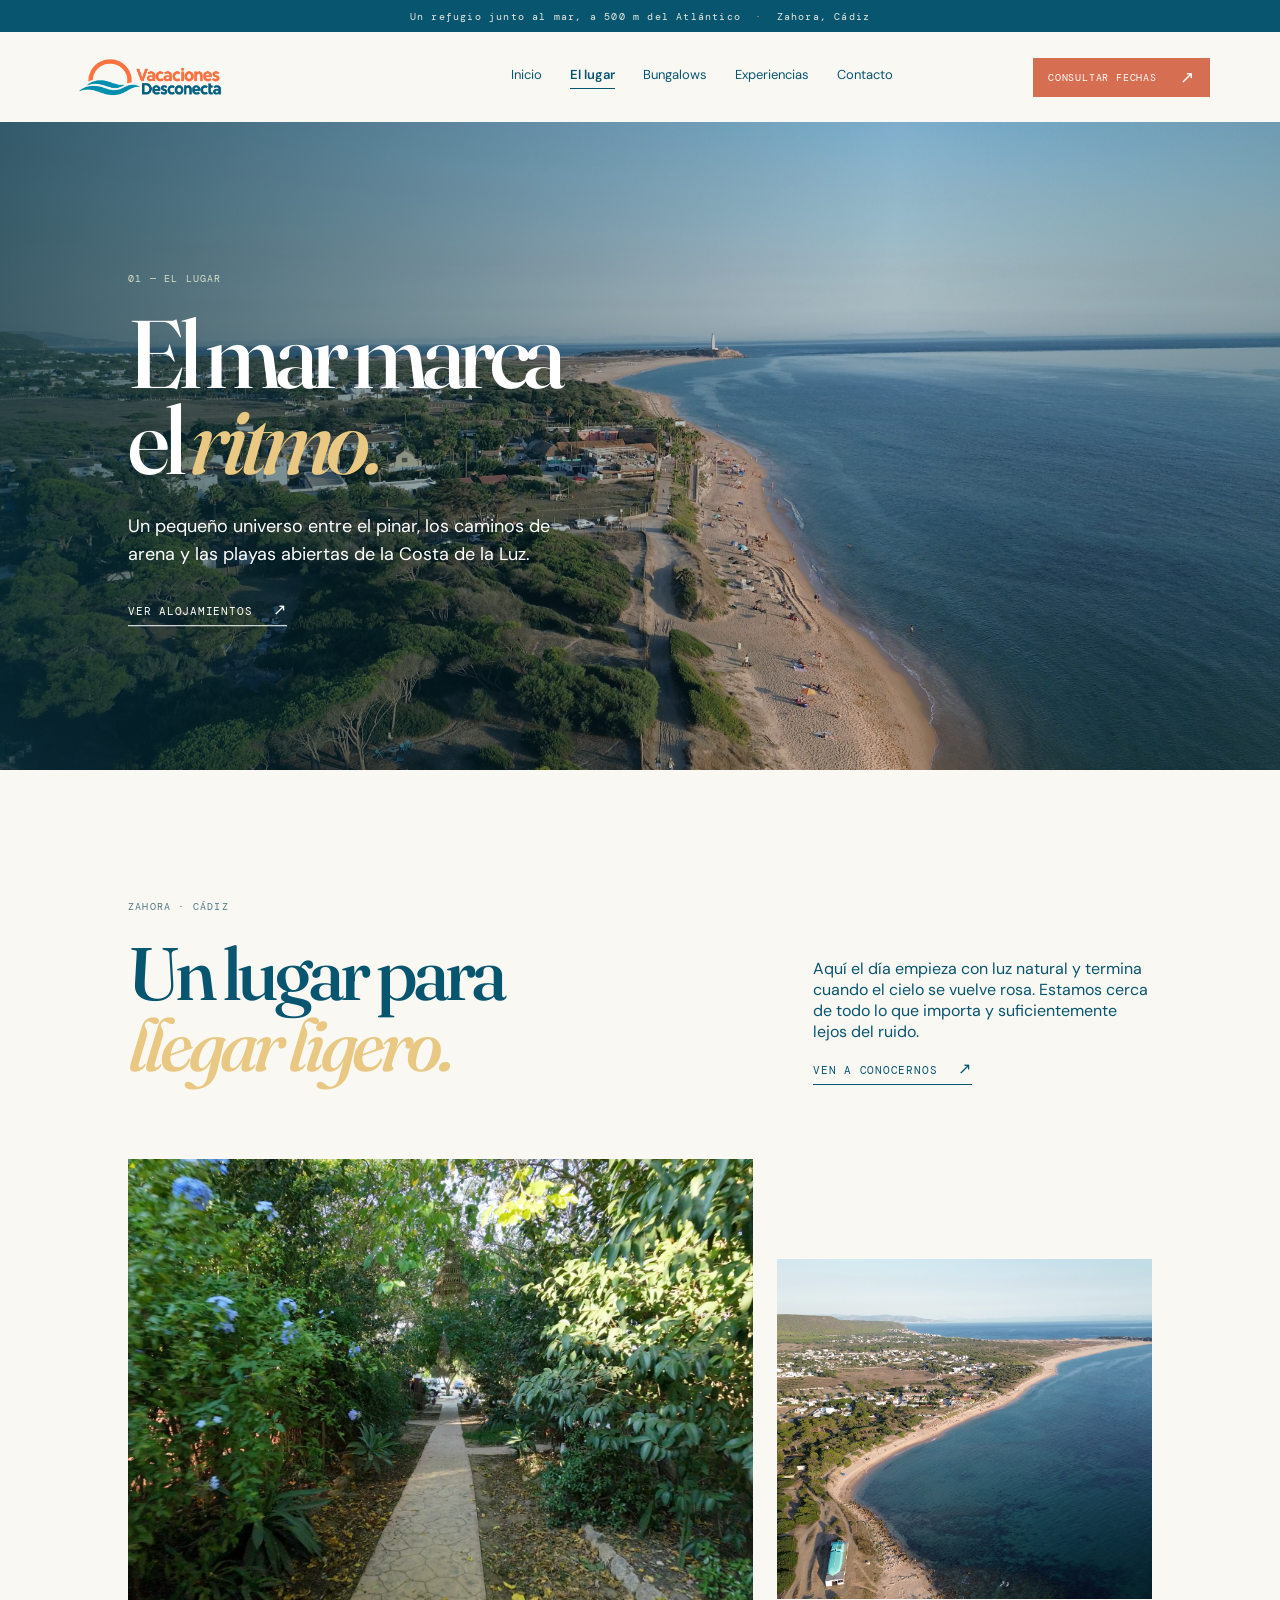
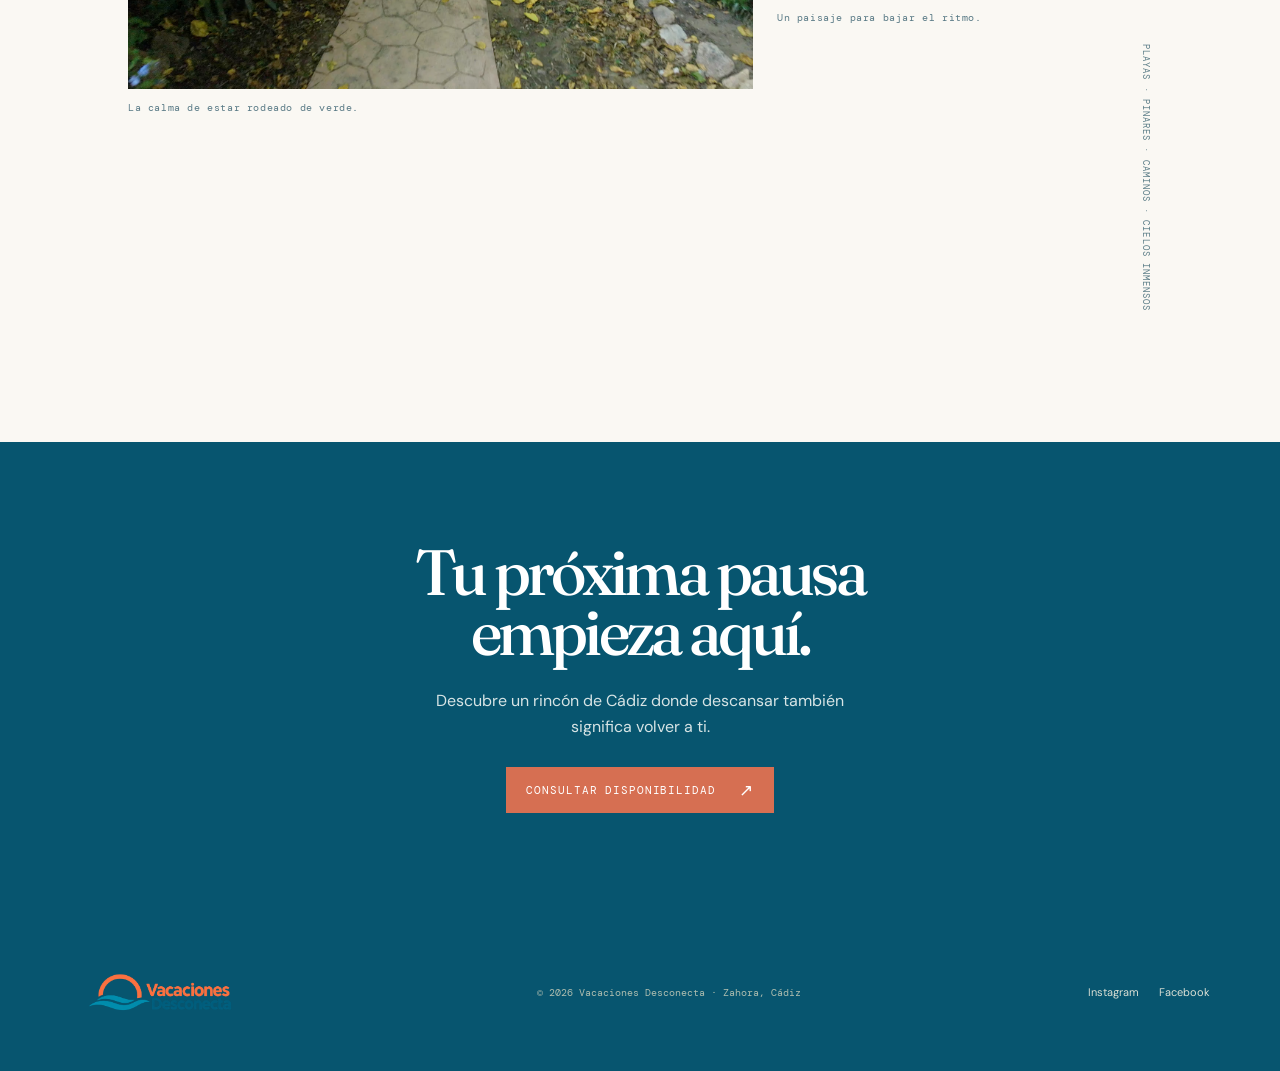
<file: entorno.html>
<!doctype html>
<html lang="es">
  <head>
    <meta charset="UTF-8" /><meta name="viewport" content="width=device-width, initial-scale=1.0" />
    <meta name="description" content="El entorno de Vacaciones Desconecta: Zahora, sus playas y sus pinares." /><title>El lugar · Vacaciones Desconecta</title>
    <link rel="preconnect" href="https://fonts.googleapis.com" /><link rel="preconnect" href="https://fonts.gstatic.com" crossorigin /><link href="https://fonts.googleapis.com/css2?family=DM+Mono:wght@400;500&family=DM+Sans:opsz,wght@9..40,400;9..40,500;9..40,600&family=Fraunces:opsz,wght@9..144,500;9..144,600&display=swap" rel="stylesheet" />
    <link rel="stylesheet" href="styles.css" /><link rel="stylesheet" href="paginas.css" />
  </head>
  <body>
    <div class="announcement">Un refugio junto al mar, a 500 m del Atlántico <span>·</span> Zahora, Cádiz</div>
    <header class="site-header"><a class="brand" href="index.html" aria-label="Vacaciones Desconecta, inicio"><img src="assets/logo%202.png" alt="Vacaciones Desconecta" /></a><nav aria-label="Navegación principal"><a href="index.html">Inicio</a><a class="active" href="entorno.html">El lugar</a><a href="alojamientos.html">Bungalows</a><a href="experiencias.html">Experiencias</a><a href="contacto.html">Contacto</a></nav><a class="button button-small" href="contacto.html">Consultar fechas <span>↗</span></a><button class="menu-button" aria-label="Abrir menú">☰</button></header>
    <main>
      <section class="inner-hero"><img src="assets/lugar/Imagen%202.png" alt="El Atlántico en Zahora" /><div class="inner-hero-copy"><p class="eyebrow light">01 — El lugar</p><h1>El mar marca<br />el <i>ritmo.</i></h1><p>Un pequeño universo entre el pinar, los caminos de arena y las playas abiertas de la Costa de la Luz.</p><a class="text-link light" href="alojamientos.html">Ver alojamientos <span>↗</span></a></div></section>
      <section class="page-heading"><div><p class="eyebrow">Zahora · Cádiz</p><h2>Un lugar para<br /><i>llegar ligero.</i></h2></div><div><p>Aquí el día empieza con luz natural y termina cuando el cielo se vuelve rosa. Estamos cerca de todo lo que importa y suficientemente lejos del ruido.</p><a class="text-link" href="contacto.html">Ven a conocernos <span>↗</span></a></div></section>
      <section class="place-gallery"><figure><img src="assets/lugar/Imagen.png" alt="Camino entre la vegetación de Zahora" loading="lazy" /><figcaption>La calma de estar rodeado de verde.</figcaption></figure><figure class="small-photo"><img src="assets/lugar/Imagen%203.png" alt="Paisaje de Zahora" loading="lazy" /><figcaption>Un paisaje para bajar el ritmo.</figcaption><p class="place-note">PLAYAS · PINARES · CAMINOS · CIELOS INMENSOS</p></figure></section>
      <section class="page-cta"><h2>Tu próxima pausa<br />empieza aquí.</h2><p>Descubre un rincón de Cádiz donde descansar también significa volver a ti.</p><a class="button" href="contacto.html">Consultar disponibilidad <span>↗</span></a></section>
    </main>
    <footer><a class="brand footer-brand" href="index.html"><img src="assets/logo%202.png" alt="Vacaciones Desconecta" /></a><p>© 2026 Vacaciones Desconecta · Zahora, Cádiz</p><div><a href="#">Instagram</a><a href="#">Facebook</a></div></footer><script src="script.js"></script>
  </body>
</html>
</file>
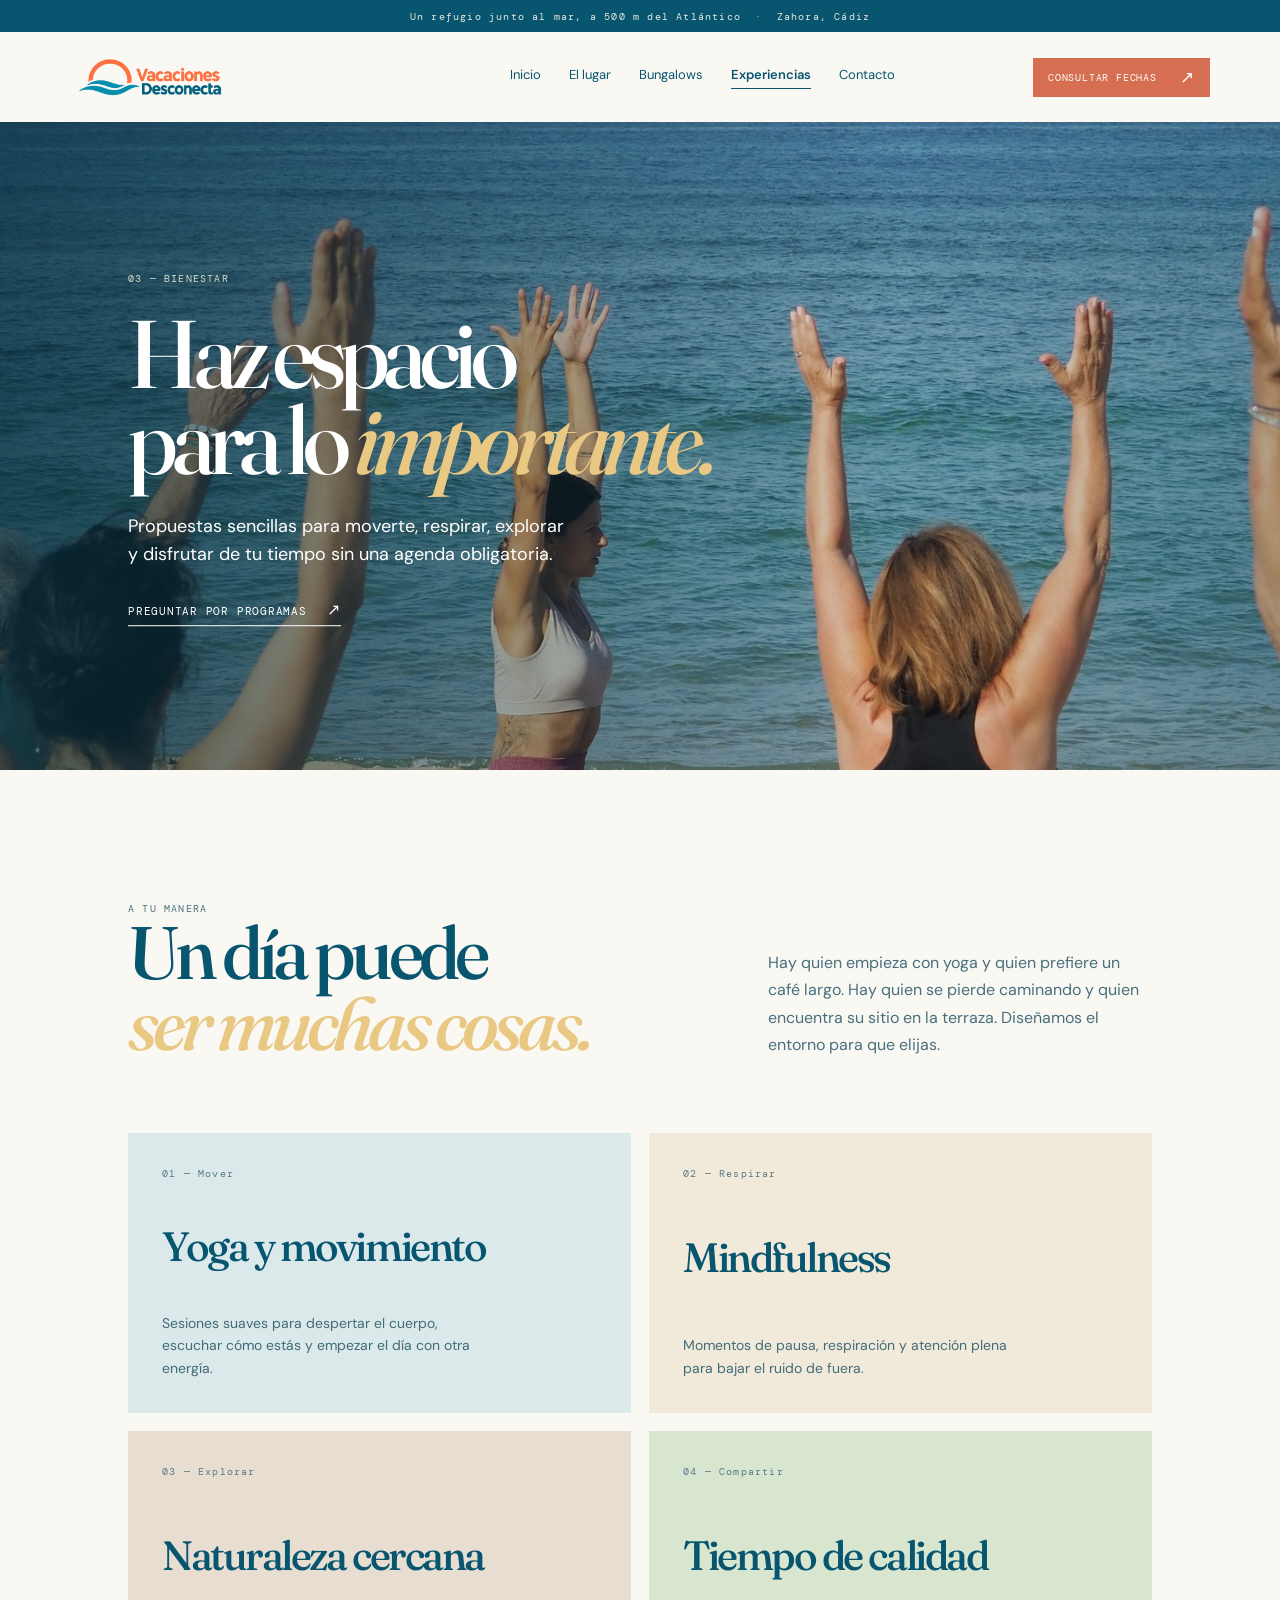
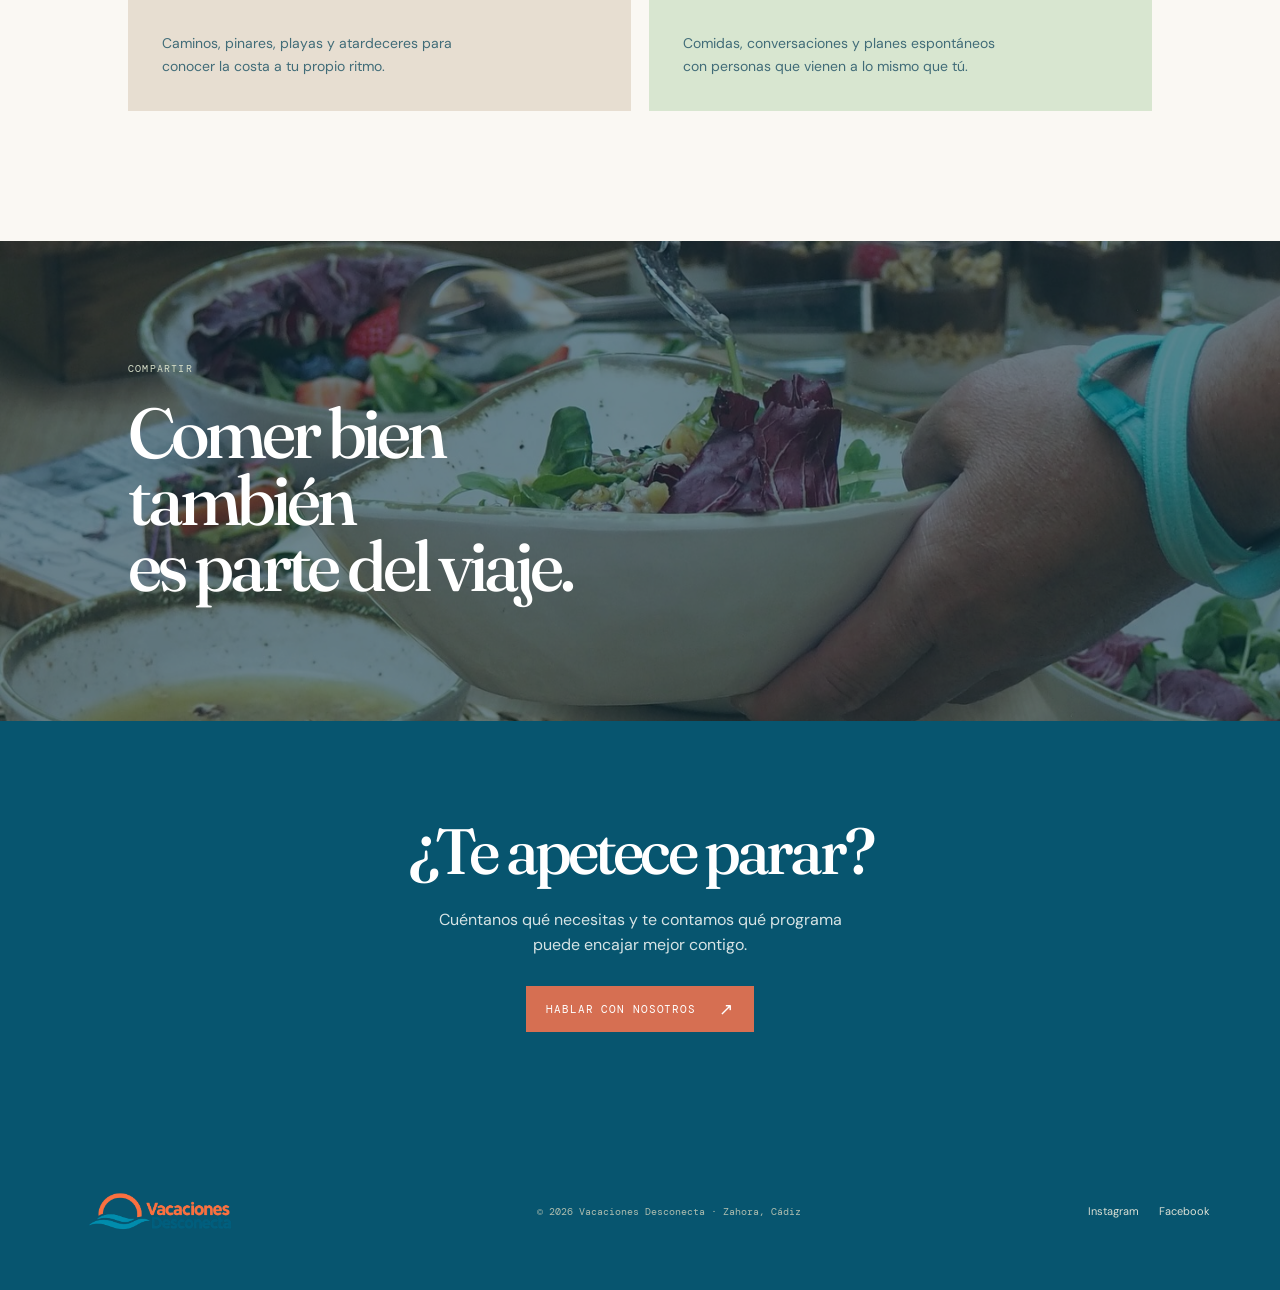
<file: experiencias.html>
<!doctype html>
<html lang="es">
  <head>
    <meta charset="UTF-8" /><meta name="viewport" content="width=device-width, initial-scale=1.0" /><meta name="description" content="Experiencias de bienestar y naturaleza en Vacaciones Desconecta." /><title>Experiencias · Vacaciones Desconecta</title>
    <link rel="preconnect" href="https://fonts.googleapis.com" /><link rel="preconnect" href="https://fonts.gstatic.com" crossorigin /><link href="https://fonts.googleapis.com/css2?family=DM+Mono:wght@400;500&family=DM+Sans:opsz,wght@9..40,400;9..40,500;9..40,600&family=Fraunces:opsz,wght@9..144,500;9..144,600&display=swap" rel="stylesheet" /><link rel="stylesheet" href="styles.css" /><link rel="stylesheet" href="paginas.css" />
  </head>
  <body>
    <div class="announcement">Un refugio junto al mar, a 500 m del Atlántico <span>·</span> Zahora, Cádiz</div>
    <header class="site-header"><a class="brand" href="index.html" aria-label="Vacaciones Desconecta, inicio"><img src="assets/logo%202.png" alt="Vacaciones Desconecta" /></a><nav aria-label="Navegación principal"><a href="index.html">Inicio</a><a href="entorno.html">El lugar</a><a href="alojamientos.html">Bungalows</a><a class="active" href="experiencias.html">Experiencias</a><a href="contacto.html">Contacto</a></nav><a class="button button-small" href="contacto.html">Consultar fechas <span>↗</span></a><button class="menu-button" aria-label="Abrir menú">☰</button></header>
    <main>
      <section class="inner-hero"><img src="assets/experiencias/yoga/SaveClip.App_524875876_18519096613062453_8550868453022651693_n.jpg" alt="Sesión de yoga en la playa" /><div class="inner-hero-copy"><p class="eyebrow light">03 — Bienestar</p><h1>Haz espacio<br />para lo <i>importante.</i></h1><p>Propuestas sencillas para moverte, respirar, explorar y disfrutar de tu tiempo sin una agenda obligatoria.</p><a class="text-link light" href="contacto.html">Preguntar por programas <span>↗</span></a></div></section>
      <section class="experience-intro"><div><p class="eyebrow">A tu manera</p><h2>Un día puede<br /><i>ser muchas cosas.</i></h2></div><div><p>Hay quien empieza con yoga y quien prefiere un café largo. Hay quien se pierde caminando y quien encuentra su sitio en la terraza. Diseñamos el entorno para que elijas.</p></div></section>
      <section class="experience-list-page"><article class="experience-card"><span>01 — Mover</span><h3>Yoga y movimiento</h3><p>Sesiones suaves para despertar el cuerpo, escuchar cómo estás y empezar el día con otra energía.</p></article><article class="experience-card"><span>02 — Respirar</span><h3>Mindfulness</h3><p>Momentos de pausa, respiración y atención plena para bajar el ruido de fuera.</p></article><article class="experience-card"><span>03 — Explorar</span><h3>Naturaleza cercana</h3><p>Caminos, pinares, playas y atardeceres para conocer la costa a tu propio ritmo.</p></article><article class="experience-card"><span>04 — Compartir</span><h3>Tiempo de calidad</h3><p>Comidas, conversaciones y planes espontáneos con personas que vienen a lo mismo que tú.</p></article></section>
      <section class="experience-banner"><img src="assets/experiencias/comida/SaveClip.App_500392030_18506448175062453_2290238373303251178_n.jpg" alt="Comida fresca compartida en Vacaciones Desconecta" loading="lazy" /><div><p class="eyebrow light">Compartir</p><h2>Comer bien también<br />es parte del viaje.</h2></div></section>
      <section class="page-cta"><h2>¿Te apetece parar?</h2><p>Cuéntanos qué necesitas y te contamos qué programa puede encajar mejor contigo.</p><a class="button" href="contacto.html">Hablar con nosotros <span>↗</span></a></section>
    </main>
    <footer><a class="brand footer-brand" href="index.html"><img src="assets/logo%202.png" alt="Vacaciones Desconecta" /></a><p>© 2026 Vacaciones Desconecta · Zahora, Cádiz</p><div><a href="#">Instagram</a><a href="#">Facebook</a></div></footer><script src="script.js"></script>
  </body>
</html>
</file>
<file: styles.css>
:root{--ink:#193e38;--sand:#f1eadb;--paper:#faf8f3;--coral:#d66f52;--sage:#afbb9a;--line:rgba(25,62,56,.18)}*{box-sizing:border-box}html{scroll-behavior:smooth}body{margin:0;background:var(--paper);color:var(--ink);font-family:"DM Sans",sans-serif;font-size:16px}.announcement{height:32px;background:var(--ink);color:#e9eadc;font:10px "DM Mono",monospace;text-align:center;letter-spacing:.12em;padding:10px}.announcement span{color:#d6a56e;padding:0 7px}.site-header{height:90px;display:flex;align-items:center;padding:0 5.5vw;justify-content:space-between;background:var(--paper);position:relative;z-index:2}.brand{display:flex;align-items:center;gap:8px;color:var(--ink);text-decoration:none;font-size:16px;line-height:.7;letter-spacing:-.07em;font-weight:600}.brand svg{width:35px;height:35px;fill:var(--coral)}.brand em{font-family:Fraunces,serif;font-weight:500;letter-spacing:-.1em;font-size:21px}.site-header nav{display:flex;gap:28px;margin-left:11vw}.site-header nav a,footer a{color:var(--ink);text-decoration:none;font-size:13px}.button{display:inline-flex;align-items:center;justify-content:center;gap:23px;background:var(--coral);border:1px solid var(--coral);color:white;padding:15px 19px;text-decoration:none;text-transform:uppercase;letter-spacing:.08em;font:11px "DM Mono",monospace;cursor:pointer}.button span{font-size:17px;line-height:10px}.button-small{padding:12px 14px;font-size:10px}.menu-button{display:none;background:none;border:0;font-size:22px;color:var(--ink)}.hero{height:calc(100vh - 122px);min-height:600px;position:relative;color:#fff;overflow:hidden}.hero-image,.wellbeing-photo{position:absolute;inset:0;background:linear-gradient(90deg,rgba(9,34,30,.55),rgba(9,34,30,.04)),url('https://images.unsplash.com/photo-1500534314209-a25ddb2bd429?auto=format&fit=crop&w=2200&q=90') center/cover}.hero-copy{position:absolute;left:10vw;top:50%;transform:translateY(-48%);max-width:620px}.eyebrow{font:10px "DM Mono",monospace;text-transform:uppercase;letter-spacing:.12em;margin:0 0 25px;color:#6b7f6e}.eyebrow.light{color:#d7dfc9}.hero h1,h2,h3,blockquote{font-family:Fraunces,serif;font-weight:500;letter-spacing:-.065em}.hero h1{font-size:clamp(58px,7.7vw,116px);line-height:.91;margin:0}.hero h1 i,h2 i{font-weight:500;color:#e9c889}.hero-intro{font-size:18px;line-height:1.45;max-width:410px;margin:30px 0}.text-link{font:11px "DM Mono",monospace;letter-spacing:.07em;text-transform:uppercase;color:var(--ink);text-decoration:none;border-bottom:1px solid currentColor;padding-bottom:7px}.text-link span{font-size:16px;margin-left:13px}.light{color:#fff}.hero-stamp{position:absolute;right:10vw;bottom:14%;width:130px;height:130px;border-radius:50%;border:1px solid rgba(255,255,255,.75);display:grid;place-content:center;text-align:center;font:15px/1.1 Fraunces,serif;transform:rotate(-12deg)}.hero-stamp span{font-size:20px;color:#e9c889;margin-top:7px}.scroll-hint{position:absolute;left:5.5vw;bottom:24px;font:9px "DM Mono",monospace;letter-spacing:.12em}.scroll-hint span{display:inline-block;height:1px;width:58px;background:#fff;vertical-align:middle;margin-left:13px}.section-pad{padding:130px 10vw}.intro-grid{display:grid;grid-template-columns:1.35fr .65fr;gap:10vw;align-items:end}.intro h2,.stay h2,.booking h2,.contact h2{font-size:clamp(45px,5.5vw,80px);line-height:.98;margin:0}.intro-grid p,.section-heading>p,.booking-head>p,.contact-details p{line-height:1.65;color:#536d66;margin:0 0 28px}.image-pair{display:grid;grid-template-columns:1.27fr .73fr;gap:25px;align-items:start;margin-top:85px;position:relative;padding-right:7vw}.image-card{margin:0}.image-card img{width:100%;height:490px;object-fit:cover;display:block}.image-card.offset{margin-top:98px}.image-card.offset img{height:320px}.image-card figcaption{font:11px "DM Mono",monospace;letter-spacing:.04em;margin-top:12px;color:#64756e}.side-note{position:absolute;right:-5px;top:100px;writing-mode:vertical-rl;font:9px "DM Mono",monospace;letter-spacing:.12em;color:#7b8c81}.stay{background:var(--sand)}.section-heading{display:flex;justify-content:space-between;align-items:end;margin-bottom:60px}.section-heading>p{max-width:310px}.bungalow-grid{display:grid;grid-template-columns:1.4fr 1fr 1fr;gap:19px;margin-bottom:34px}.bungalow img{display:block;width:100%;height:340px;object-fit:cover}.bungalow.featured img{height:440px}.card-detail{display:flex;justify-content:space-between;align-items:end;padding:16px 2px}.card-detail span{font:10px "DM Mono",monospace;color:#77877d}.card-detail h3{font-size:29px;margin:3px 0 0}.card-detail a{width:30px;height:30px;border:1px solid var(--ink);border-radius:50%;display:grid;place-items:center;color:var(--ink);text-decoration:none}.outline{background:transparent;color:var(--ink);border-color:var(--ink)}.wellbeing{min-height:730px;position:relative;color:#fff;display:flex;justify-content:flex-end;align-items:center}.wellbeing-photo{background-image:linear-gradient(90deg,rgba(10,39,35,.18),rgba(10,39,35,.72)),url('https://images.unsplash.com/photo-1506126613408-eca07ce68773?auto=format&fit=crop&w=2200&q=85')}.wellbeing-copy{width:min(510px,42vw);margin-right:10vw;position:relative}.wellbeing h2{font-size:clamp(48px,5vw,77px);line-height:.98;margin:0 0 27px}.wellbeing-copy>p:not(.eyebrow){line-height:1.65;color:#ebeee6}.experience-list{border-top:1px solid rgba(255,255,255,.45);margin:33px 0;display:grid;grid-template-columns:1fr 1fr}.experience-list span{padding:12px 0;border-bottom:1px solid rgba(255,255,255,.3);font-size:13px}.quote{text-align:center;padding-top:120px;padding-bottom:120px}.quote .eyebrow{margin-bottom:38px}.quote blockquote{font-size:clamp(35px,4.6vw,64px);line-height:1.1;max-width:930px;margin:0 auto 25px}.quote-source{font:11px "DM Mono",monospace;color:#687d74}.booking{display:grid;grid-template-columns:1fr 1fr;gap:12vw;background:#d6e0c7}.booking-head>p{max-width:350px;margin-top:30px}.booking-form{display:flex;flex-direction:column;gap:21px;padding-top:5px}.booking-form label{font:10px "DM Mono",monospace;text-transform:uppercase;letter-spacing:.09em;color:#60766d}.booking-form input,.booking-form select,.booking-form textarea{width:100%;display:block;margin-top:9px;border:0;border-bottom:1px solid #7d9080;background:transparent;padding:10px 0;font:15px "DM Sans",sans-serif;color:var(--ink);outline:none;border-radius:0}.booking-form textarea{resize:vertical}.form-row{display:grid;grid-template-columns:1fr 1fr;gap:23px}.booking-form .button{align-self:start;margin-top:3px}.form-message{font-size:13px;margin:0;color:#355c50}.contact{display:grid;grid-template-columns:1fr 1fr;gap:12vw}.contact-details{padding-top:38px}.contact-details a{display:block;color:var(--ink);font:clamp(21px,2.3vw,34px) Fraunces,serif;letter-spacing:-.05em;text-decoration:none;margin-bottom:16px}.contact-details p{max-width:380px;margin-top:33px}.map-section{display:grid;grid-template-columns:40% 60%;min-height:430px;background:#e5ded0}.map-card{padding:80px 10vw;background:var(--coral);color:#fff}.map-card .eyebrow{color:#ffdfbb}.map-card h3{font-size:45px;line-height:.98;margin:0 0 40px}.map-card .text-link{color:#fff}.map-visual{position:relative;background:#cbd5be;background-image:linear-gradient(125deg,transparent 47%,rgba(25,62,56,.16) 48%,transparent 49%),linear-gradient(35deg,transparent 47%,rgba(25,62,56,.16) 48%,transparent 49%);overflow:hidden}.map-visual:before{content:"";position:absolute;inset:-20px;background:repeating-radial-gradient(ellipse at 0 70%,transparent 0 13px,rgba(25,62,56,.13) 14px 15px);transform:rotate(8deg)}.map-visual p{position:absolute;right:8%;top:16%;font:11px "DM Mono",monospace;letter-spacing:.2em;color:#62898d;line-height:1.5}.pin{position:absolute;left:48%;top:49%;width:55px;height:55px;background:var(--coral);color:#fff;display:grid;place-items:center;border-radius:50%;font-size:24px;z-index:1}footer{background:var(--ink);padding:48px 5.5vw;color:#dce0d5;display:flex;align-items:center;justify-content:space-between}footer .brand{color:#fff}footer p{font:10px "DM Mono",monospace;color:#aebdaf}footer div{display:flex;gap:20px}footer a{color:#dce0d5;font-size:11px}
@media(max-width:800px){.site-header{height:72px;padding:0 6vw}.site-header nav,.site-header>.button{display:none}.site-header nav.open{display:flex;position:absolute;top:72px;left:0;right:0;padding:27px 7vw;flex-direction:column;gap:20px;background:var(--paper);border-top:1px solid var(--line);box-shadow:0 15px 20px rgba(25,62,56,.08)}.menu-button{display:block}.hero{height:calc(100vh - 104px);min-height:560px}.hero-copy{left:7vw}.hero-stamp{right:7vw;bottom:17%;width:105px;height:105px}.section-pad{padding:82px 7vw}.intro-grid,.booking,.contact{grid-template-columns:1fr;gap:35px}.image-pair{margin-top:55px;padding-right:0;grid-template-columns:1fr 1fr;gap:12px}.image-card img{height:320px}.image-card.offset{margin-top:48px}.image-card.offset img{height:220px}.side-note{display:none}.section-heading{display:block}.section-heading>p{margin-top:27px}.bungalow-grid{grid-template-columns:1fr 1fr}.bungalow.featured{grid-column:span 2}.bungalow.featured img{height:360px}.bungalow img{height:240px}.wellbeing{min-height:680px;align-items:end}.wellbeing-copy{width:auto;margin:0 7vw 75px}.map-section{grid-template-columns:1fr}.map-card{padding:70px 7vw}.map-visual{height:320px}footer{align-items:flex-start;gap:28px;flex-direction:column}}
@media(max-width:480px){.announcement{font-size:8px}.hero h1{font-size:58px}.hero-intro{font-size:16px;width:75%}.hero-stamp{display:none}.scroll-hint{left:7vw}.bungalow img,.bungalow.featured img{height:240px}.card-detail h3{font-size:24px}.experience-list{grid-template-columns:1fr}.form-row{grid-template-columns:1fr;gap:20px}}
/* Logo actualizado */
.brand img{display:block;width:160px;height:auto;max-height:62px;object-fit:contain}
footer .brand img{width:180px}
@media(max-width:800px){.brand img{width:145px;max-height:54px}}

html{scroll-behavior:auto}
.site-header nav a.active{font-weight:600;border-bottom:1px solid currentColor;padding-bottom:5px}
.hero-image{background-image:linear-gradient(90deg,rgba(5,43,61,.58),rgba(5,43,61,.05)),url('assets/lugar/zahora_aire.png')}
.bungalow-grid .bungalow{position:relative}.bungalow-grid .bungalow>img{-webkit-mask-image:linear-gradient(to bottom,transparent 0%,#000 9%,#000 76%,transparent 100%);mask-image:linear-gradient(to bottom,transparent 0%,#000 9%,#000 76%,transparent 100%);margin-bottom:-34px;position:relative;z-index:0;filter:saturate(.9)}.bungalow-grid .card-detail{position:relative;z-index:1}

/* Paleta marina inspirada en el azul del logo */
:root{--ink:#07556f;--sage:#a8c8cf;--line:rgba(7,85,111,.18)}
.hero-image{background-image:linear-gradient(90deg,rgba(5,43,61,.58),rgba(5,43,61,.05)),url('https://images.unsplash.com/photo-1500534314209-a25ddb2bd429?auto=format&fit=crop&w=2200&q=90')}
.wellbeing-photo{background-image:linear-gradient(90deg,rgba(5,43,61,.2),rgba(5,43,61,.76)),url('https://images.unsplash.com/photo-1506126613408-eca07ce68773?auto=format&fit=crop&w=2200&q=85')}
.intro-grid p,.section-heading>p,.booking-head>p,.contact-details p{color:#486f7d}
.eyebrow{color:#4f7783}.image-card figcaption,.side-note,.quote-source{color:#5d7e88}.card-detail span{color:#5e8290}
.booking-form label{color:#527582}.booking-form input,.booking-form select,.booking-form textarea{border-bottom-color:#7094a0}.form-message{color:#2c6a7c}
.map-visual{background-color:#c7dfe2;background-image:linear-gradient(125deg,transparent 47%,rgba(7,85,111,.16) 48%,transparent 49%),linear-gradient(35deg,transparent 47%,rgba(7,85,111,.16) 48%,transparent 49%)}.map-visual:before{background:repeating-radial-gradient(ellipse at 0 70%,transparent 0 13px,rgba(7,85,111,.13) 14px 15px)}.map-visual p{color:#4f8797}
.map-visual iframe{position:absolute;inset:0;width:100%;height:100%;border:0;display:block}
.reviews{background:#e4eef0}.reviews-heading{display:flex;justify-content:space-between;gap:8vw;align-items:end}.reviews h2{max-width:800px}.reviews h2 i{color:var(--ink)}.reviews-score{min-width:210px}.reviews-score strong{display:block;font:600 58px/.9 Fraunces,serif;letter-spacing:-.06em}.reviews-score span,.review-stars{display:block;color:#e3a65d;letter-spacing:.14em;font-size:14px;margin:12px 0}.reviews-score p{font:10px/1.5 "DM Mono",monospace;text-transform:uppercase;letter-spacing:.08em;color:#537886;margin:0 0 22px}.reviews-carousel{display:flex;align-items:center;gap:18px;margin-top:72px}.reviews-viewport{width:100%;overflow:hidden}.reviews-track{display:flex;transition:transform .55s cubic-bezier(.22,.61,.36,1)}.review-card{flex:0 0 100%;background:var(--paper);padding:34px 42px;min-height:245px;display:flex;flex-direction:column;justify-content:space-between}.google-review-label{display:inline-flex;align-items:center;gap:7px;font:600 12px "DM Sans",sans-serif;color:#4285f4}.google-review-label:before{content:"";width:16px;height:16px;border-radius:50%;background:conic-gradient(#4285f4 0 25%,#34a853 25% 50%,#fbbc05 50% 75%,#ea4335 75%)}.review-card blockquote{font-size:clamp(25px,3vw,42px);line-height:1.05;max-width:850px;margin:17px 0}.review-card footer{display:flex;align-items:end;justify-content:space-between;padding:0;background:transparent;color:var(--ink)}.review-card footer strong,.review-card footer span{font:10px "DM Mono",monospace;text-transform:uppercase;letter-spacing:.08em}.review-card footer span{color:#6c8790}.review-stars{margin:0}.review-nav{width:42px;height:42px;flex:0 0 42px;border:1px solid var(--ink);border-radius:50%;background:transparent;color:var(--ink);font-size:20px;cursor:pointer}.review-nav:hover{background:var(--ink);color:#fff}.review-dots{display:flex;justify-content:center;gap:8px;margin-top:23px}.review-dots button{width:7px;height:7px;border:0;border-radius:50%;padding:0;background:#9bb7bd;cursor:pointer}.review-dots button.is-active{background:var(--ink);transform:scale(1.35)}.reviews-note{text-align:center;font:10px "DM Mono",monospace;color:#6b858e;margin:25px 0 0}
@media(max-width:800px){.reviews-heading{display:block}.reviews-score{margin-top:35px}.reviews-carousel{gap:8px;margin-top:48px}.review-card{padding:28px 24px;min-height:250px}.review-nav{width:34px;height:34px;flex-basis:34px;font-size:16px}.review-card footer{display:block}.review-card footer span{display:block;margin-top:8px}}
.hero-image{background-image:linear-gradient(90deg,rgba(5,43,61,.58),rgba(5,43,61,.05)),url('assets/lugar/zahora_aire.png')}.wellbeing-photo{background-image:linear-gradient(90deg,rgba(5,43,61,.2),rgba(5,43,61,.76)),url('assets/experiencias/yoga/SaveClip.App_524220732_18519096565062453_3820742204580101330_n.jpg')}
</file>
<file: alojamientos.css>
:root{--stay-blue:#2189a8;--stay-green:#6e9b63;--stay-purple:#9a7295;--stay-yellow:#d49d2e}.stays-page{background:#f8f7f2}.stays-page .site-header{position:relative}.site-header nav a.active{color:var(--ink);font-weight:600;border-bottom:1px solid currentColor;padding-bottom:5px}.stays-hero{height:min(700px,calc(100vh - 122px));min-height:560px;position:relative;color:#fff;overflow:hidden}.stays-hero>img{width:100%;height:100%;object-fit:cover;display:block}.stays-hero:after{content:"";position:absolute;inset:0;background:linear-gradient(90deg,rgba(4,45,59,.72),rgba(4,45,59,.08) 68%,rgba(4,45,59,.2))}.stays-hero-copy{position:absolute;z-index:1;left:10vw;top:50%;max-width:590px;transform:translateY(-50%)}.stays-hero h1,.stays-intro h2,.stay-detail h2,.shared-services h2,.stays-cta h2{font-family:Fraunces,serif;font-weight:500;letter-spacing:-.065em}.stays-hero h1{font-size:clamp(58px,7vw,106px);line-height:.92;margin:0}.stays-hero h1 i,.stays-intro h2 i,.shared-services h2 i{color:#e8c883}.stays-hero-copy>p:not(.eyebrow){font-size:18px;line-height:1.55;max-width:420px;margin:29px 0}.stays-hero-note{position:absolute;z-index:1;right:5.5vw;bottom:28px;font:9px "DM Mono",monospace;letter-spacing:.14em;margin:0}.stays-intro{padding:130px 10vw 100px}.stays-intro>div{display:grid;grid-template-columns:1.2fr .65fr;gap:11vw;align-items:end}.stays-intro h2{font-size:clamp(47px,5.6vw,82px);line-height:.98;margin:0}.stays-intro div>p{line-height:1.7;color:#486f7d;margin:0}.bungalow-list{padding:0 5.5vw 130px;display:flex;flex-direction:column;gap:110px}.stay-card{display:grid;grid-template-columns:minmax(0,1.2fr) minmax(280px,.8fr);gap:7vw;align-items:center}.stay-card-reverse .stay-gallery{order:2}.stay-gallery{min-width:0}.stay-main{width:100%;height:540px;object-fit:cover;display:block}.stay-thumbs{display:grid;grid-template-columns:repeat(3,1fr);gap:12px;margin-top:12px}.stay-thumbs img{display:block;width:100%;height:150px;object-fit:cover}.stay-detail{padding-right:3vw}.stay-card-reverse .stay-detail{padding:0 0 0 3vw}.stay-number{font:10px "DM Mono",monospace;letter-spacing:.13em;text-transform:uppercase;color:#59808c;margin:0 0 20px}.stay-detail h2{font-size:clamp(52px,5vw,76px);line-height:.9;margin:0}.stay-lead{font-size:18px;line-height:1.55;color:#426b78;margin:28px 0}.stay-features{list-style:none;padding:0;margin:0 0 34px;border-top:1px solid rgba(7,85,111,.22)}.stay-features li{padding:11px 0;border-bottom:1px solid rgba(7,85,111,.16);font-size:13px;color:#315d6a}.stay-features li:before{content:"✦";color:#d59b42;font-size:11px;margin-right:11px}.shared-services{display:grid;grid-template-columns:.9fr 1.1fr;gap:11vw;background:#dbe9ea;padding:105px 10vw}.shared-services h2{font-size:clamp(43px,5vw,71px);line-height:.97;margin:0}.shared-grid{display:grid;grid-template-columns:1fr 1fr;align-content:center;border-top:1px solid rgba(7,85,111,.25)}.shared-grid span{padding:20px 5px;border-bottom:1px solid rgba(7,85,111,.18);font-size:15px;color:#315d6a}.shared-grid span:before{content:"✓";color:var(--ink);margin-right:11px}.stays-cta{text-align:center;padding:120px 7vw;background:var(--ink);color:#fff}.stays-cta .eyebrow{color:#c1dfe3}.stays-cta h2{font-size:clamp(54px,6.4vw,92px);line-height:.95;margin:0}.stays-cta>p:not(.eyebrow){max-width:480px;margin:25px auto 31px;line-height:1.65;color:#d7e4e5}.stays-cta .button{background:var(--coral);border-color:var(--coral)}
@media(max-width:800px){.stays-hero{height:calc(100vh - 104px);min-height:540px}.stays-hero-copy{left:7vw}.stays-hero-note{right:7vw;font-size:8px}.stays-intro{padding:82px 7vw 72px}.stays-intro>div,.shared-services{grid-template-columns:1fr;gap:32px}.bungalow-list{padding:0 7vw 82px;gap:76px}.stay-card,.stay-card-reverse{grid-template-columns:1fr;gap:34px}.stay-card-reverse .stay-gallery{order:0}.stay-detail,.stay-card-reverse .stay-detail{padding:0}.stay-main{height:430px}.stay-thumbs img{height:110px}.shared-services{padding:78px 7vw}.stays-cta{padding:88px 7vw}.site-header nav a.active{border:0;padding:0}}
@media(max-width:480px){.stays-hero h1{font-size:57px}.stays-hero-copy>p:not(.eyebrow){font-size:16px;width:85%}.stays-hero-note{display:none}.stay-main{height:350px}.stay-thumbs{gap:7px;margin-top:7px}.stay-thumbs img{height:80px}.stay-lead{font-size:16px}.shared-grid{grid-template-columns:1fr}.stays-cta h2{font-size:55px}}
</file>
<file: paginas.css>
.inner-hero{min-height:560px;height:clamp(560px,72vh,720px);position:relative;overflow:hidden;color:#fff}.inner-hero>img{width:100%;height:100%;object-fit:cover;display:block}.inner-hero:after{content:"";position:absolute;inset:0;background:linear-gradient(90deg,rgba(4,45,59,.72),rgba(4,45,59,.12) 70%,rgba(4,45,59,.28))}.inner-hero-copy{position:absolute;z-index:1;left:10vw;top:50%;transform:translateY(-50%);max-width:620px}.inner-hero h1,.page-heading h2,.experience-intro h2,.contact-page h2{font-family:Fraunces,serif;font-weight:500;letter-spacing:-.065em}.inner-hero h1{font-size:clamp(58px,7.5vw,112px);line-height:.9;margin:0}.inner-hero h1 i,.page-heading h2 i,.experience-intro h2 i{color:#e8c883}.inner-hero-copy>p:not(.eyebrow){font-size:18px;line-height:1.55;max-width:440px;margin:30px 0}.page-heading{padding:130px 10vw 80px;display:grid;grid-template-columns:1.15fr .7fr;gap:10vw;align-items:end}.page-heading h2,.experience-intro h2,.contact-page h2{font-size:clamp(48px,5.8vw,84px);line-height:.95;margin:0}.page-heading>div>p:last-child,.experience-intro>div>p{line-height:1.7;color:#486f7d;margin:0}.place-gallery{padding:0 10vw 130px;display:grid;grid-template-columns:1.25fr .75fr;gap:24px;align-items:start}.place-gallery figure{margin:0}.place-gallery img{width:100%;height:530px;object-fit:cover;display:block}.place-gallery .small-photo{margin-top:100px}.place-gallery .small-photo img{height:340px}.place-gallery figcaption{font:10px "DM Mono",monospace;letter-spacing:.06em;color:#587985;margin-top:12px}.place-note{writing-mode:vertical-rl;font:9px "DM Mono",monospace;letter-spacing:.12em;color:#5d7e88;margin:20px 0 0 auto}.experience-intro{padding:130px 10vw 75px;display:grid;grid-template-columns:1fr .75fr;gap:10vw;align-items:end}.experience-list-page{display:grid;grid-template-columns:repeat(2,1fr);gap:18px;padding:0 10vw 130px}.experience-card{min-height:280px;padding:34px;background:#dbe9ea;display:flex;flex-direction:column;justify-content:space-between}.experience-card:nth-child(2){background:#f1eadb}.experience-card:nth-child(3){background:#e7ded1}.experience-card:nth-child(4){background:#d8e6d0}.experience-card span{font:10px "DM Mono",monospace;letter-spacing:.12em;color:#587985}.experience-card h3{font:500 clamp(31px,3.2vw,48px)/.95 Fraunces,serif;letter-spacing:-.06em;margin:0;color:var(--ink)}.experience-card p{font-size:14px;line-height:1.6;color:#416c78;max-width:330px;margin:0}.experience-banner{min-height:480px;position:relative;display:flex;align-items:center;color:#fff;overflow:hidden}.experience-banner img{position:absolute;inset:0;width:100%;height:100%;object-fit:cover}.experience-banner:after{content:"";position:absolute;inset:0;background:rgba(4,45,59,.55)}.experience-banner>div{position:relative;z-index:1;margin-left:10vw;max-width:500px}.experience-banner h2{font:500 clamp(46px,5.5vw,79px)/.95 Fraunces,serif;letter-spacing:-.06em;margin:0}.contact-page{padding:130px 10vw;display:grid;grid-template-columns:1fr 1fr;gap:12vw;background:#dbe9ea}.contact-page h2{margin-bottom:30px}.contact-page>div>p:not(.eyebrow){max-width:400px;line-height:1.65;color:#486f7d}.contact-form{display:flex;flex-direction:column;gap:21px}.contact-form label{font:10px "DM Mono",monospace;text-transform:uppercase;letter-spacing:.09em;color:#527582}.contact-form input,.contact-form select,.contact-form textarea{width:100%;display:block;margin-top:9px;border:0;border-bottom:1px solid #7094a0;background:transparent;padding:10px 0;font:15px "DM Sans",sans-serif;color:var(--ink);outline:none;border-radius:0}.contact-form textarea{resize:vertical}.contact-form .button{align-self:start}.contact-details-page{padding:100px 10vw;display:grid;grid-template-columns:1fr 1fr;gap:12vw}.contact-details-page h2{font-size:clamp(45px,5vw,72px);line-height:.96;margin:0}.contact-details-page a{display:block;color:var(--ink);font:clamp(21px,2.3vw,34px) Fraunces,serif;letter-spacing:-.05em;text-decoration:none;margin-bottom:16px}.contact-map{min-height:390px}.contact-map iframe{display:block;width:100%;height:390px;border:0}.page-cta{text-align:center;padding:100px 7vw;background:var(--ink);color:#fff}.page-cta h2{font:500 clamp(46px,5vw,73px)/.95 Fraunces,serif;letter-spacing:-.06em;margin:0 0 25px}.page-cta p{color:#d7e4e5;max-width:430px;line-height:1.6;margin:0 auto 28px}
.site-header nav a.active{font-weight:600;border-bottom:1px solid currentColor;padding-bottom:5px}
.contact-direct{margin-top:42px}.contact-direct a{display:block;color:var(--ink);font:clamp(21px,2.3vw,34px) Fraunces,serif;letter-spacing:-.05em;text-decoration:none;margin-bottom:16px}
@media(max-width:800px){.inner-hero{height:calc(100vh - 104px);min-height:540px}.inner-hero-copy{left:7vw}.page-heading,.experience-intro,.contact-page,.contact-details-page{grid-template-columns:1fr;gap:35px;padding:82px 7vw}.place-gallery{padding:0 7vw 82px;grid-template-columns:1fr;gap:35px}.place-gallery .small-photo{margin-top:0}.place-gallery img,.place-gallery .small-photo img{height:360px}.place-note{display:none}.experience-list-page{grid-template-columns:1fr;padding:0 7vw 82px}.experience-card{min-height:220px}.experience-banner>div{margin-left:7vw;margin-right:7vw}.contact-map iframe{height:320px}}
@media(max-width:480px){.inner-hero h1{font-size:58px}.inner-hero-copy>p:not(.eyebrow){font-size:16px}.place-gallery img,.place-gallery .small-photo img{height:300px}}
</file>
